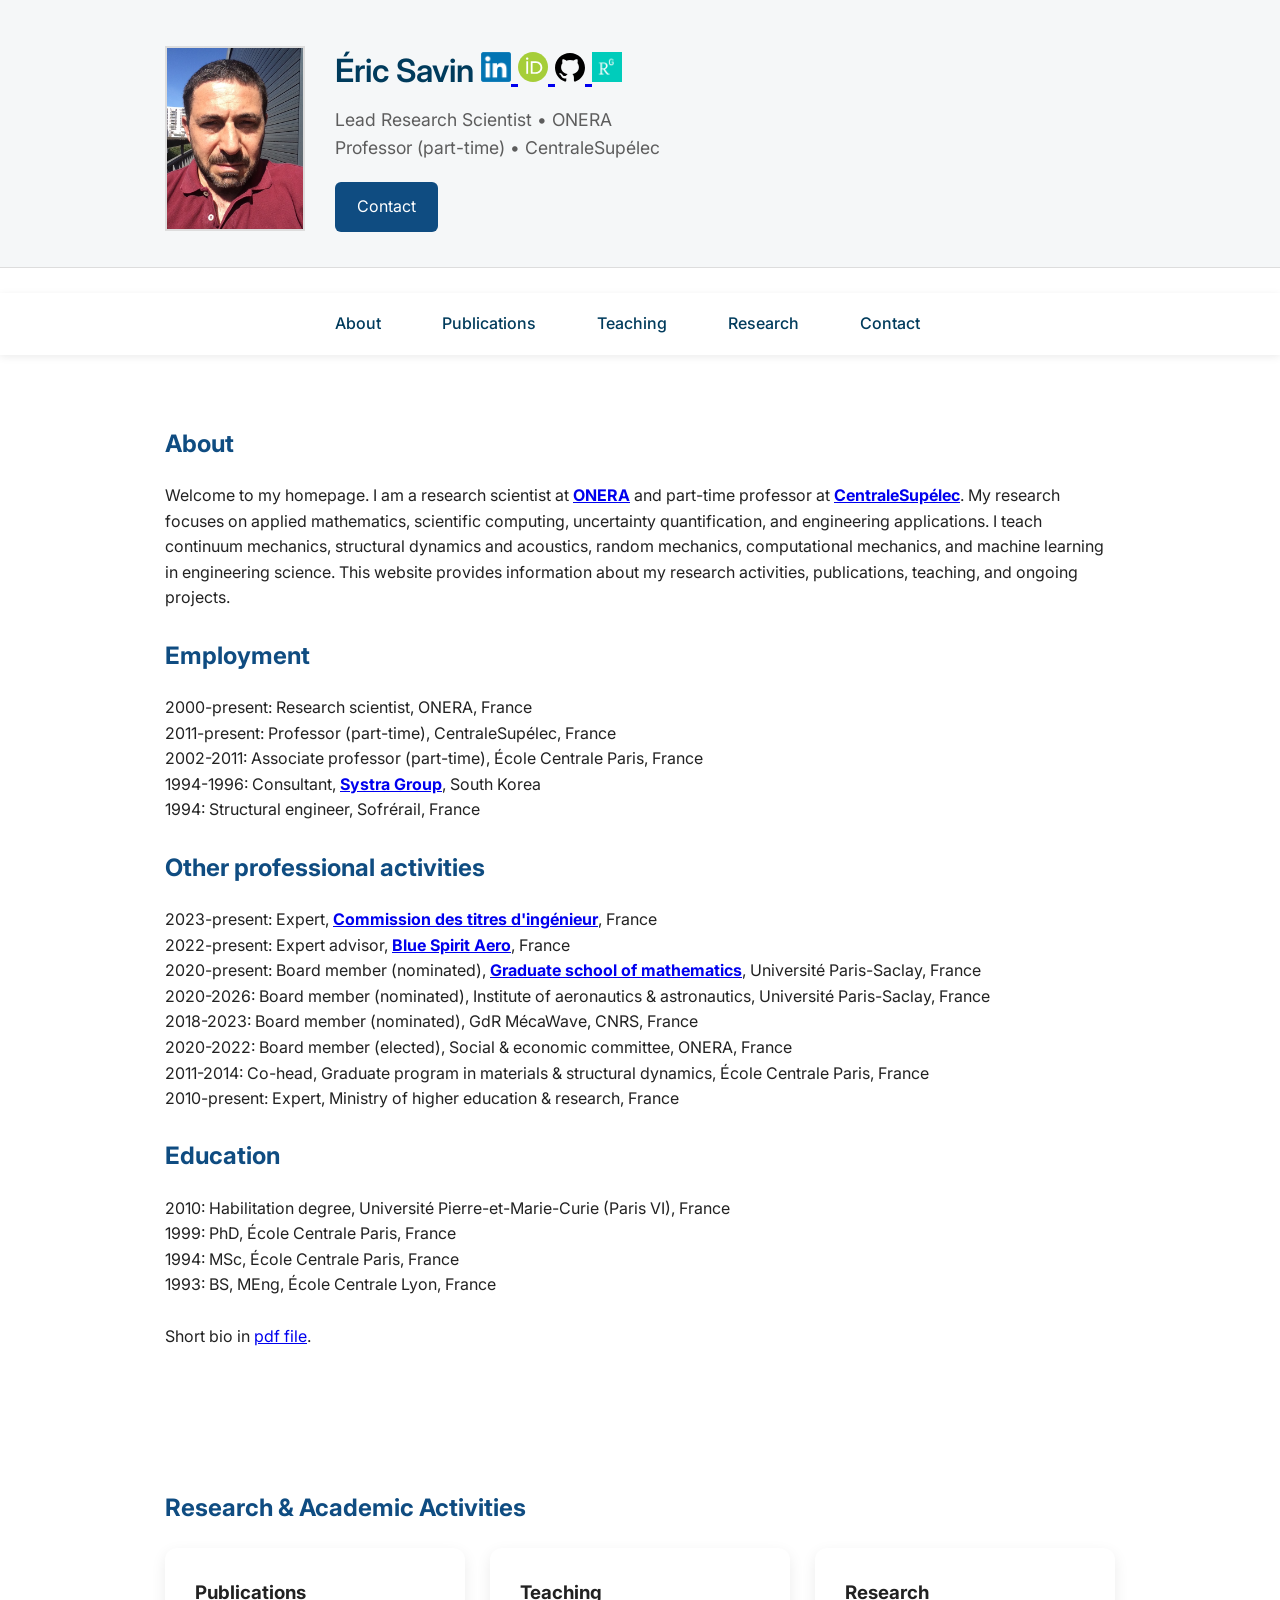
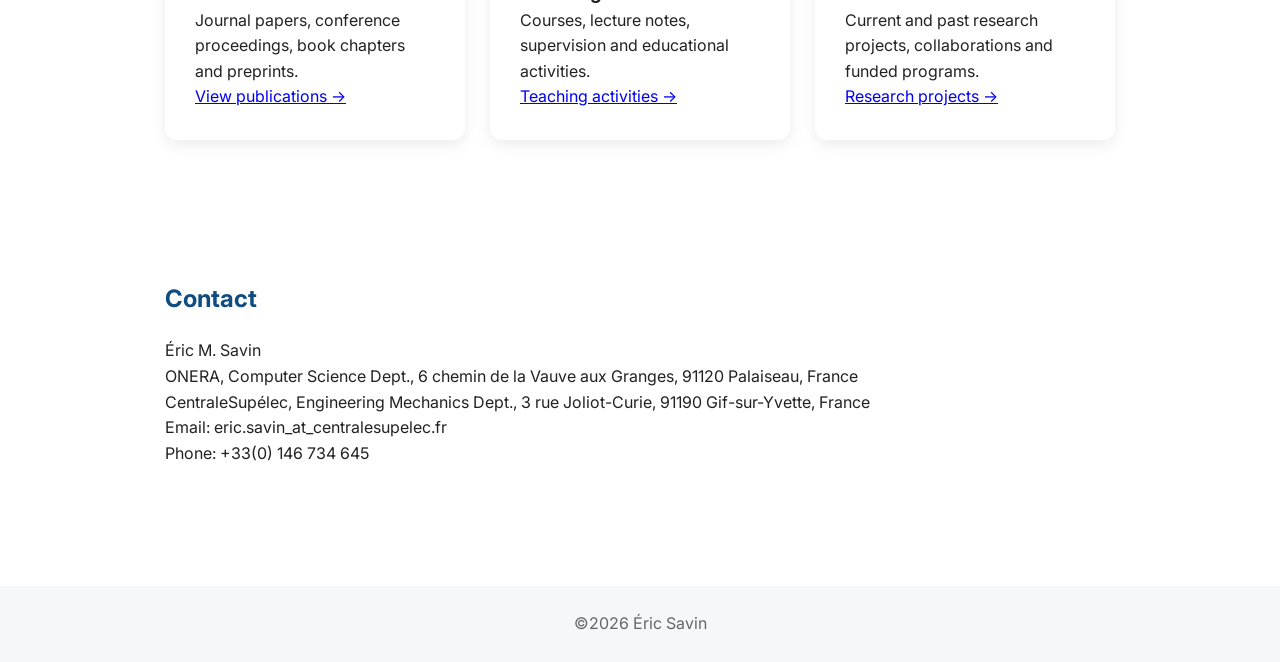
<file: index.html>
<!DOCTYPE html>
<html lang="en">
<head>
<meta charset="UTF-8">
<meta name="viewport" content="width=device-width, initial-scale=1.0">
<title>Eric Savin | Personal Website</title>

<link href="https://fonts.googleapis.com/css2?family=Inter:wght@300;400;600;700&display=swap" rel="stylesheet">

<style>
*{
    margin:0;
    padding:0;
    box-sizing:border-box;
}

body{
    font-family:'Inter',sans-serif;
    color:#222;
    line-height:1.7;
    background:#fafafa;
}

header{
    background:#0f4c81;
    color:white;
    padding:80px 20px;
}

.container{
    width:min(1100px,90%);
    margin:auto;
}

h1{
    font-size:2rem;
    font-weight:700;
}

h2{
    margin-bottom:20px;
    color:#0f4c81;
}

.subtitle{
    font-size:1.25rem;
    margin-top:10px;
    opacity:.95;
}

nav{
    background:white;
    box-shadow:0 2px 8px rgba(0,0,0,.08);
    position:sticky;
    top:0;
}

nav ul{
    display:flex;
    justify-content:center;
    list-style:none;
}

nav li{
    margin:18px;
}

nav a{
    color:#0f4c81;
    text-decoration:none;
    font-weight:600;
}

section{
    padding:70px 0;
}

.cards{
    display:grid;
    grid-template-columns:repeat(auto-fit,minmax(260px,1fr));
    gap:25px;
}

.card{
    background:white;
    border-radius:12px;
    padding:30px;
    box-shadow:0 5px 15px rgba(0,0,0,.08);
    transition:.3s;
}

.card:hover{
    transform:translateY(-5px);
}

footer{
    text-align:center;
    padding:40px;
    color:#777;
    background:white;
    margin-top:40px;
}

.button{
    display:inline-block;
    margin-top:20px;
    padding:12px 22px;
    background:#0f4c81;
    color:white;
    text-decoration:none;
    border-radius:6px;
}
</style>

<link rel="stylesheet" href="assets/css/style.css">

</head>

<body>

<header>

<div class="container profile">

<img 
        src="assets/images/IMG_3170.JPG"
        alt="Éric Savin"
        width="150"
        height="auto"
        class="portrait">

<div class="profile-text">

<h1>Éric Savin
<a href="https://www.linkedin.com/in/eric-savin-298193a/"
       target="_blank"
       rel="noopener noreferrer"
       title="LinkedIn">

        <img src="assets/images/LinkedIn.png"
             width="30"
             height="auto"
             alt="LINKEDIN"
             class="icon">

</a>
<a href="https://orcid.org/0000-0002-3767-0281"
       target="_blank"
       rel="noopener noreferrer"
       title="ORCID">

        <img src="assets/images/ORCID_iD.svg"
             width="30"
             height="auto"
             alt="ORCID"
             class="icon">

</a>
<a href="https://github.com/ericsavin"
       target="_blank"
       rel="noopener noreferrer"
       title="GitHub">

        <img src="assets/images/GitHub.svg"
             width="30"
             height="auto"
             alt="GITHUB"
             class="icon">

</a>
<a href="https://www.researchgate.net/profile/Eric-Savin"
       target="_blank"
       rel="noopener noreferrer"
       title="ResearchGate">

        <img src="assets/images/RG.jpg"
             width="30"
             height="auto"
             alt="RG"
             class="icon">

</a>
</h1>

<p class="subtitle">
Lead Research Scientist • ONERA<br>
Professor (part-time) • CentraleSupélec
</p>

<a class="button" href="#contact">Contact</a>

</div>

</div>

</header>

<nav>

<ul>
<li><a href="#about">About</a></li>
<li><a href="publications1.html">Publications</a></li>
<li><a href="teaching.html">Teaching</a></li>
<li><a href="projects.html">Research</a></li>
<li><a href="#contact">Contact</a></li>
</ul>

</nav>

<section id="about">

<div class="container">

<h2>About</h2>

<p>
Welcome to my homepage.

I am a research scientist at <a href="https://www.onera.fr" target="_blank"> <strong>ONERA</strong></a>
and part-time professor at <a href="https://www.centralesupelec.fr" target="_blank"> <strong>CentraleSupélec</strong></a>.
My research focuses on applied mathematics, scientific computing, uncertainty quantification,
and engineering applications. I teach continuum mechanics, structural dynamics and acoustics,
random mechanics, computational mechanics, and machine learning in engineering science.
This website provides information about my research activities, publications, teaching,
and ongoing projects.
</p>

<br>
<h2>Employment</h2>

<p>
2000-present: Research scientist, ONERA, France<br>
2011-present: Professor (part-time), CentraleSupélec, France<br>
2002-2011: Associate professor (part-time), École Centrale Paris, France<br>   
1994-1996: Consultant, <a href="https://www.systra.com/" target="_blank"> <strong>Systra Group</strong></a>, South Korea<br>
1994: Structural engineer, Sofrérail, France
</p>

<br>
<h2>Other professional activities</h2>

<p>
2023-present: Expert, <a href="https://www.cti-commission.fr" target="_blank"> <strong>Commission des titres d'ingénieur</strong></a>, France<br>
2022-present: Expert advisor, <a href="https://www.bluespiritaero.com/" target="_blank"> <strong>Blue Spirit Aero</strong></a>, France<br>
2020-present: Board member (nominated), <a href="https://www.universite-paris-saclay.fr/graduate-schools/graduate-school-mathematiques" target="_blank">
<strong>Graduate school of mathematics</strong></a>, Université Paris-Saclay, France<br>
2020-2026: Board member (nominated), Institute of aeronautics & astronautics, Université Paris-Saclay, France<br>
2018-2023: Board member (nominated), GdR MécaWave, CNRS, France<br>
2020-2022: Board member (elected), Social & economic committee, ONERA, France<br>
2011-2014: Co-head, Graduate program in materials & structural dynamics, École Centrale Paris, France<br>
2010-present: Expert, Ministry of higher education & research, France
</p>

<br>
<h2>Education</h2>

<p>
2010: Habilitation degree, Université Pierre-et-Marie-Curie (Paris VI), France<br>
1999: PhD, École Centrale Paris, France<br>
1994: MSc, École Centrale Paris, France<br>
1993: BS, MEng, École Centrale Lyon, France
</p>
    
<br>
<p>
Short bio in <a href="ES-bio2026-2p.pdf" target="_blank"> pdf file</a>.
</p>

</div>

</section>

<section>

<div class="container">

<h2>Research & Academic Activities</h2>

<div class="cards">

<div class="card">

<h3>Publications</h3>

<p>
Journal papers, conference proceedings,
book chapters and preprints.
</p>

<p><a href="publications1.html">View publications →</a></p>

</div>

<div class="card">

<h3>Teaching</h3>

<p>
Courses, lecture notes,
supervision and educational activities.
</p>

<p><a href="teaching.html">Teaching activities →</a></p>

</div>

<div class="card">

<h3>Research</h3>

<p>
Current and past research projects,
collaborations and funded programs.
</p>

<p><a href="projects.html">Research projects →</a></p>

</div>

</div>

</div>

</section>

<section id="contact">

<div class="container">

<h2>Contact</h2>

<p>
Éric M. Savin<br>
ONERA, Computer Science Dept., 6 chemin de la Vauve aux Granges, 91120 Palaiseau, France<br>
CentraleSupélec, Engineering Mechanics Dept., 3 rue Joliot-Curie, 91190 Gif-sur-Yvette, France<br>
Email: eric.savin_at_centralesupelec.fr<br>
Phone: +33(0) 146 734 645
</p>

</div>

</section>

<footer>

©2026 Éric Savin

</footer>

</body>
    
</html>
</file>
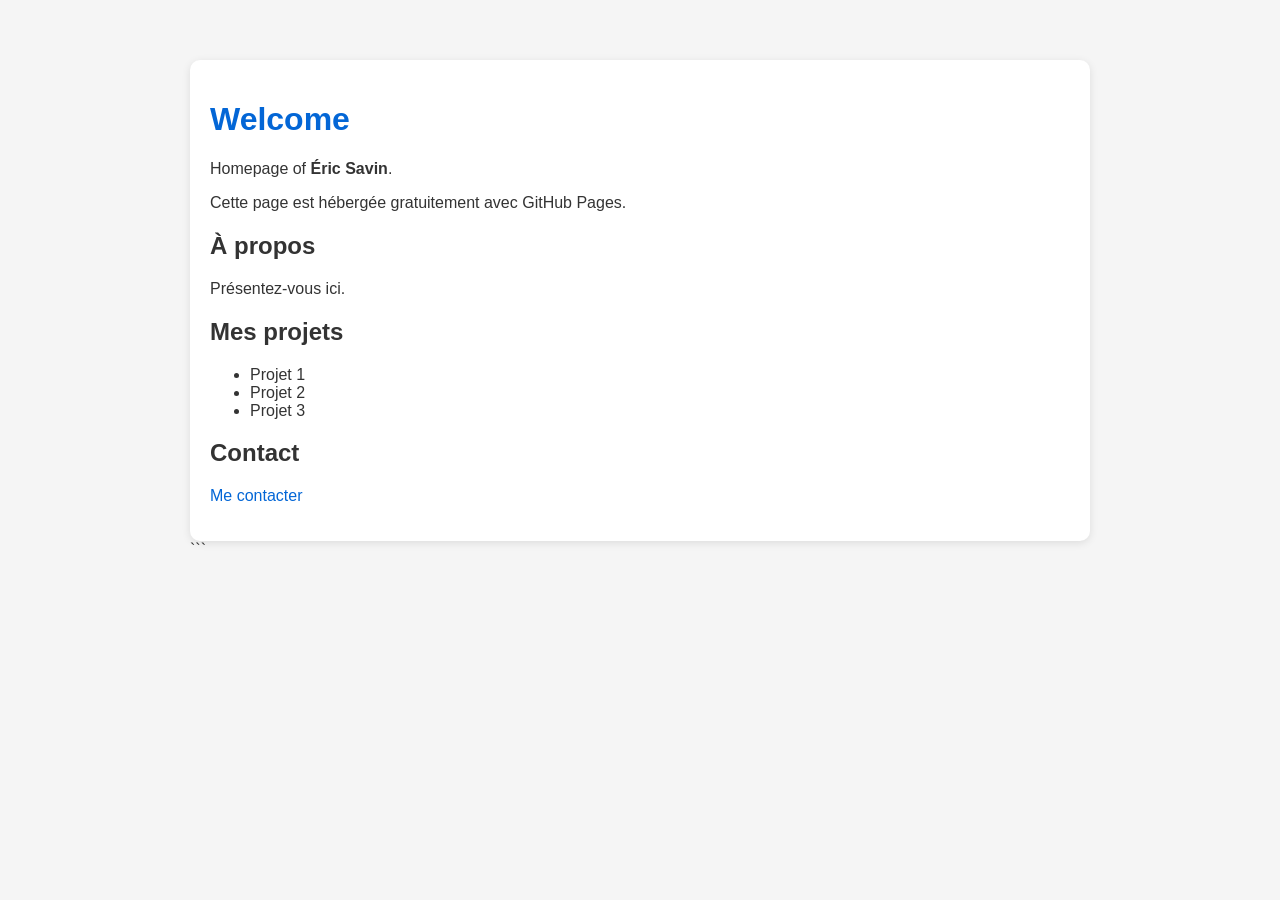
<file: index1.html>
<!DOCTYPE html>
<html lang="en">
<head>
    <meta charset="UTF-8">
    <meta name="viewport" content="width=device-width, initial-scale=1.0">
    <title>Mon site personnel</title>
    <style>
        body {
            font-family: Arial, sans-serif;
            max-width: 900px;
            margin: 40px auto;
            padding: 20px;
            background: #f5f5f5;
            color: #333;
        }

        h1 {
            color: #0366d6;
        }

        .card {
            background: white;
            padding: 20px;
            border-radius: 10px;
            box-shadow: 0 2px 8px rgba(0,0,0,.1);
        }

        a {
            color: #0366d6;
            text-decoration: none;
        }
    </style>
</head>
<body>

<div class="card">
    <h1>Welcome</h1>

    <p>Homepage of<strong> Éric Savin</strong>.</p>

    <p>Cette page est hébergée gratuitement avec GitHub Pages.</p>

    <h2>À propos</h2>
    <p>Présentez-vous ici.</p>

    <h2>Mes projets</h2>
    <ul>
        <li>Projet 1</li>
        <li>Projet 2</li>
        <li>Projet 3</li>
    </ul>

    <h2>Contact</h2>
    <p>
        <a href="mailto:eric.savin@centralesupelec.fr">Me contacter</a>
    </p>
</div>

    
</body>
</html>
```
</file>
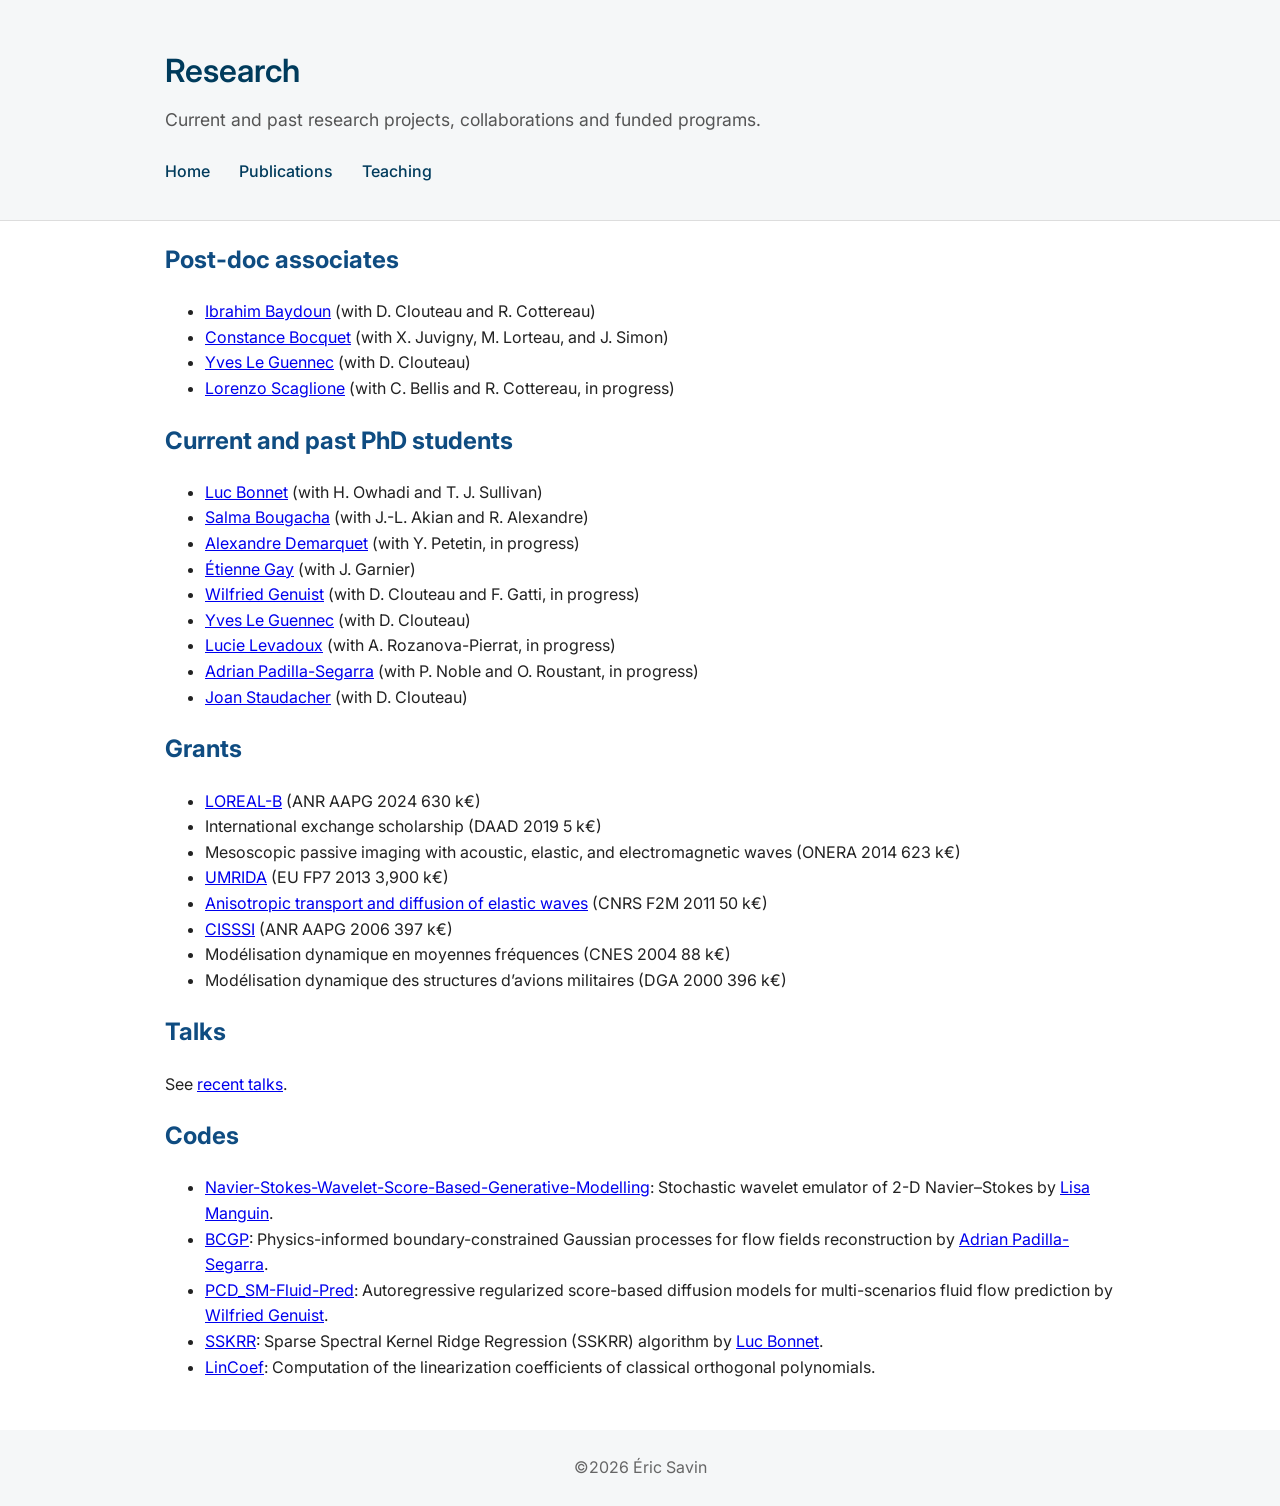
<file: projects.html>
<!DOCTYPE html>
<html lang="en">

<head>

<meta charset="UTF-8">
<meta name="viewport" content="width=device-width, initial-scale=1">

<title>Projects | Eric Savin</title>

<link rel="preconnect" href="https://fonts.googleapis.com">
<link rel="preconnect" href="https://fonts.gstatic.com" crossorigin>

<link href="https://fonts.googleapis.com/css2?family=Inter:wght@300;400;500;600;700&display=swap" rel="stylesheet">

<style>
 h2{
    margin-bottom:20px;
    color:#0f4c81;
   } 
</style>

<link rel="stylesheet" href="assets/css/style.css">

</head>

<body>

<header>

<div class="container">

<h1>Research</h1>

<p class="subtitle">
Current and past research projects, collaborations and funded programs.
</p>

<nav>

<a href="index.html">Home</a>
<a href="publications1.html">Publications</a>
<a href="teaching.html">Teaching</a>

</nav>

</div>

</header>

<div class="container">
  
<h2>Post-doc associates</h2>

<ul>
<li><a href="https://www.linkedin.com/in/ibrahim-baydoun-1b5293128/" target="_blank"> Ibrahim Baydoun</a> (with D. Clouteau and R. Cottereau)</li> 
<li><a href="https://www.linkedin.com/in/constance-bocquet-517897109/" target="_blank"> Constance Bocquet</a> (with X. Juvigny, M. Lorteau, and J. Simon)</li>
<li><a href="https://www.linkedin.com/in/yves-le-guennec-5727484b/" target="_blank"> Yves Le Guennec</a> (with D. Clouteau)</li>
<li><a href="https://www.linkedin.com/in/lorenzo-scaglione-428915178/" target="_blank"> Lorenzo Scaglione</a> (with C. Bellis and R. Cottereau, in progress)</li>
</ul>

</div>

<div class="container">
  
<h2>Current and past PhD students</h2>

<ul>
<li><a href="https://www.linkedin.com/in/luc-bonnet-0065bb87/" target="_blank"> Luc Bonnet</a> (with H. Owhadi and T. J. Sullivan)</li> 
<li><a href="https://www.linkedin.com/in/bougacha-salma-b143a1a4/" target="_blank"> Salma Bougacha</a> (with J.-L. Akian and R. Alexandre)</li>
<li><a href="https://www.linkedin.com/in/alexandre-demarquet-8b88a8241/" target="_blank"> Alexandre Demarquet</a> (with Y. Petetin, in progress)</li>
<li><a href="https://www.linkedin.com/in/etienne-gay-ph-d-51aa7499/" target="_blank"> Étienne Gay</a> (with J. Garnier)</li>
<li><a href="https://www.linkedin.com/in/wilfried-genuist-9ab3821b9/" target="_blank"> Wilfried Genuist</a> (with D. Clouteau and F. Gatti, in progress)</li>
<li><a href="https://www.linkedin.com/in/yves-le-guennec-5727484b/" target="_blank"> Yves Le Guennec</a> (with D. Clouteau)</li>
<li><a href="https://www.linkedin.com/in/lucie-levadoux-045828251/" target="_blank"> Lucie Levadoux</a> (with A. Rozanova-Pierrat, in progress)</li>
<li><a href="https://adrirps.github.io" target="_blank"> Adrian Padilla-Segarra</a> (with P. Noble and O. Roustant, in progress)</li>
<li><a href="https://www.linkedin.com/in/joan-staudacher-4905355/" target="_blank"> Joan Staudacher</a> (with D. Clouteau)</li>
</ul>

</div>

<div class="container">
  
<h2>Grants</h2>

<ul>
<li><a href="https://anr.fr/Projet-ANR-24-CE46-4528" target="_blank"> LOREAL-B</a> (ANR AAPG 2024 630 k&euro;)</li>
<li><a> International exchange scholarship </a> (DAAD 2019 5 k&euro;)</li>
<li><a> Mesoscopic passive imaging with acoustic, elastic, and electromagnetic waves</a> (ONERA 2014 623 k&euro;)</li>
<li><a href="https://cordis.europa.eu/project/id/605036" target="_blank"> UMRIDA</a> (EU FP7 2013 3,900 k&euro;)</li>
<li><a href="https://f2m.cnrs.fr/evenements/le-coup-de-pouce-de-la-f2m/" target="_blank"> Anisotropic transport and diffusion of elastic waves</a> (CNRS F2M 2011 50 k&euro;)</li>
<li><a href="https://anr.fr/Projet-ANR-06-CIS6-0003" target="_blank"> CISSSI</a> (ANR AAPG 2006 397 k&euro;)</li>
<li><a> Modélisation dynamique en moyennes fréquences</a> (CNES 2004 88 k&euro;)</li>
<li><a> Modélisation dynamique des structures d’avions militaires</a> (DGA 2000 396 k&euro;)</li>
</ul>

</div>

<div class="container">
  
<h2>Talks</h2>

<p>
See <a href="https://github.com/ericsavin/Talks" target="_blank"> recent talks</a>.<br>
</p>

</div>

<div class="container">
  
<h2>Codes</h2>

<ul>
<li><a href="https://github.com/lisarutobi/Navier-Stokes-Wavelet-Score-Based-Generative-Modelling" target="_blank"> Navier-Stokes-Wavelet-Score-Based-Generative-Modelling</a>:
Stochastic wavelet emulator of 2-D Navier–Stokes by <a href="https://github.com/lisarutobi" target="_blank"> Lisa Manguin</a>.</li>
<li><a href="https://github.com/adrirps/Physics-Informed-BCGPs-for-Flow-Fields-Reconstruction" target="_blank"> BCGP</a>:
Physics-informed boundary-constrained Gaussian processes for flow fields reconstruction
by <a href="https://adrirps.github.io" target="_blank"> Adrian Padilla-Segarra</a>.</li>
<li><a href="https://github.com/genuistwi/PCD_SM-Fluid-Pred" target="_blank"> PCD_SM-Fluid-Pred</a>:
Autoregressive regularized score-based diffusion models for multi-scenarios fluid flow prediction
by <a href="https://www.linkedin.com/in/wilfried-genuist-9ab3821b9/" target="_blank"> Wilfried Genuist</a>.</li>
<li><a href="https://github.com/LucBT/SSKRR-public" target="_blank"> SSKRR</a>:
Sparse Spectral Kernel Ridge Regression (SSKRR) algorithm
by <a href="https://www.linkedin.com/in/luc-bonnet-0065bb87/" target="_blank">Luc Bonnet</a>.</li>
<li><a href="https://github.com/ericsavin/LinCoef" target="_blank"> LinCoef</a>:
Computation of the linearization coefficients of classical orthogonal polynomials.</li>
</ul>

</div>

<footer>

©2026 Éric Savin

</footer>

</body>

</html>
</file>
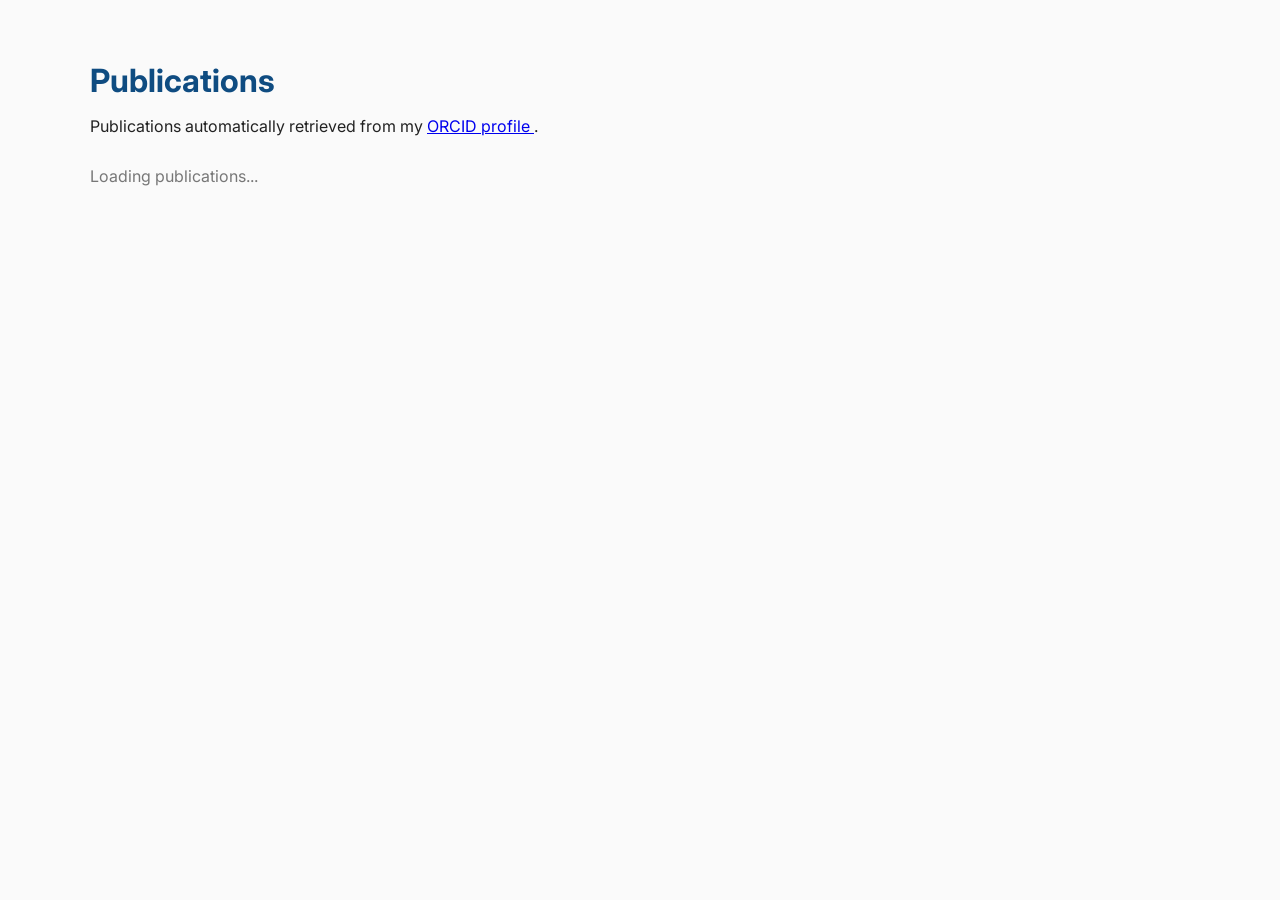
<file: publications.html>
<!DOCTYPE html>
<html lang="en">

<head>

<meta charset="UTF-8">
<meta name="viewport" content="width=device-width, initial-scale=1">

<title>Publications | Eric Savin</title>

<link rel="preconnect" href="https://fonts.googleapis.com">
<link rel="preconnect" href="https://fonts.gstatic.com" crossorigin>

<link href="https://fonts.googleapis.com/css2?family=Inter:wght@300;400;600;700&display=swap" rel="stylesheet">

<style>

body{
    font-family:Inter,sans-serif;
    max-width:1100px;
    margin:auto;
    padding:40px;
    background:#fafafa;
    color:#222;
}

h1{
    color:#0f4c81;
    margin-bottom:10px;
}

#loading{
    color:#777;
    margin-top:30px;
}

.year{
    margin-top:45px;
    color:#0f4c81;
    border-bottom:2px solid #ddd;
    padding-bottom:8px;
}

.pub{

    background:white;
    margin:18px 0;
    padding:20px;

    border-left:5px solid #0f4c81;

    box-shadow:0 2px 8px rgba(0,0,0,.08);

}

.title{

    font-size:1.1rem;
    font-weight:600;

}

.meta{

    color:#555;
    margin-top:6px;

}

.links{

    margin-top:10px;

}

.links a{

    margin-right:15px;
    text-decoration:none;
    color:#0f4c81;

}

</style>

</head>

<body>

<h1>Publications</h1>

<p>
Publications automatically retrieved from my
<a href="https://orcid.org/0000-0002-3767-0281" target="_blank">
ORCID profile
</a>.
</p>

<div id="loading">
Loading publications...
</div>

<div id="publications"></div>

<script src="assets/js/orcid.js"></script>

</body>
</html>
</file>
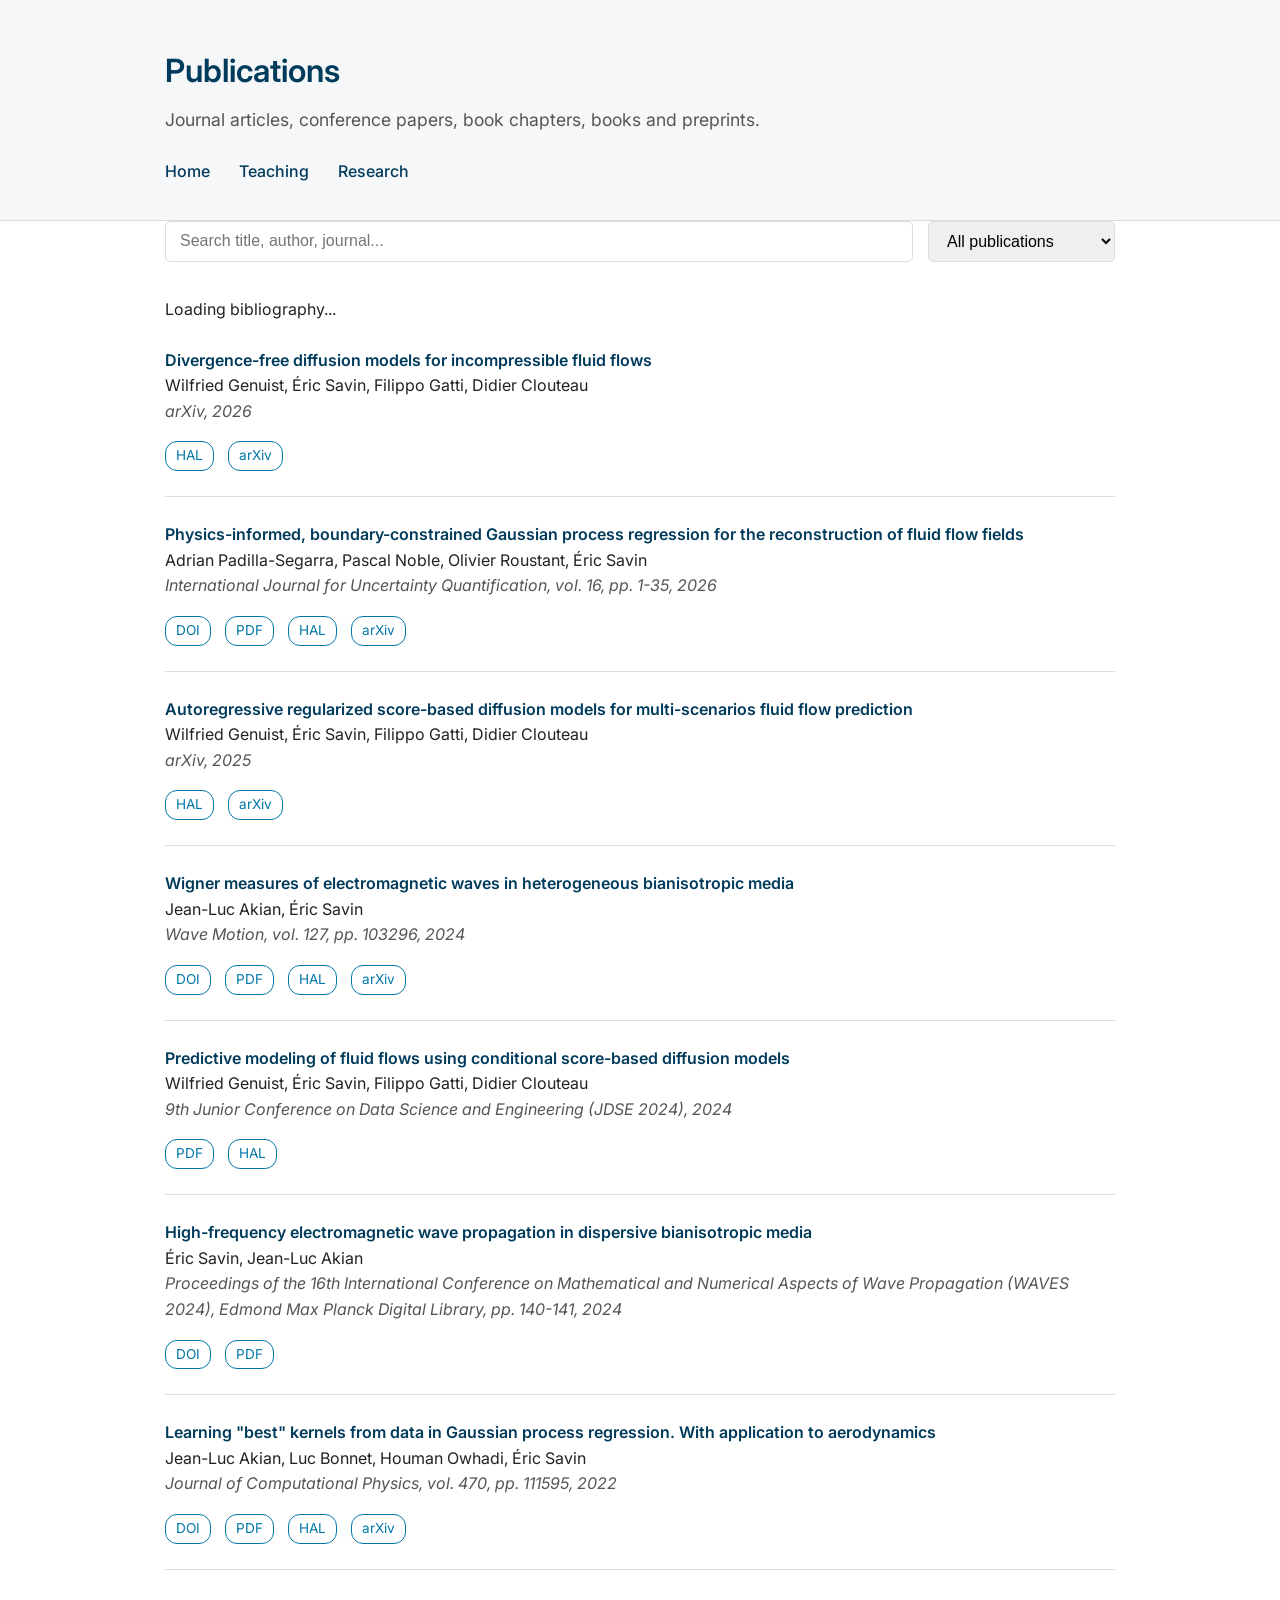
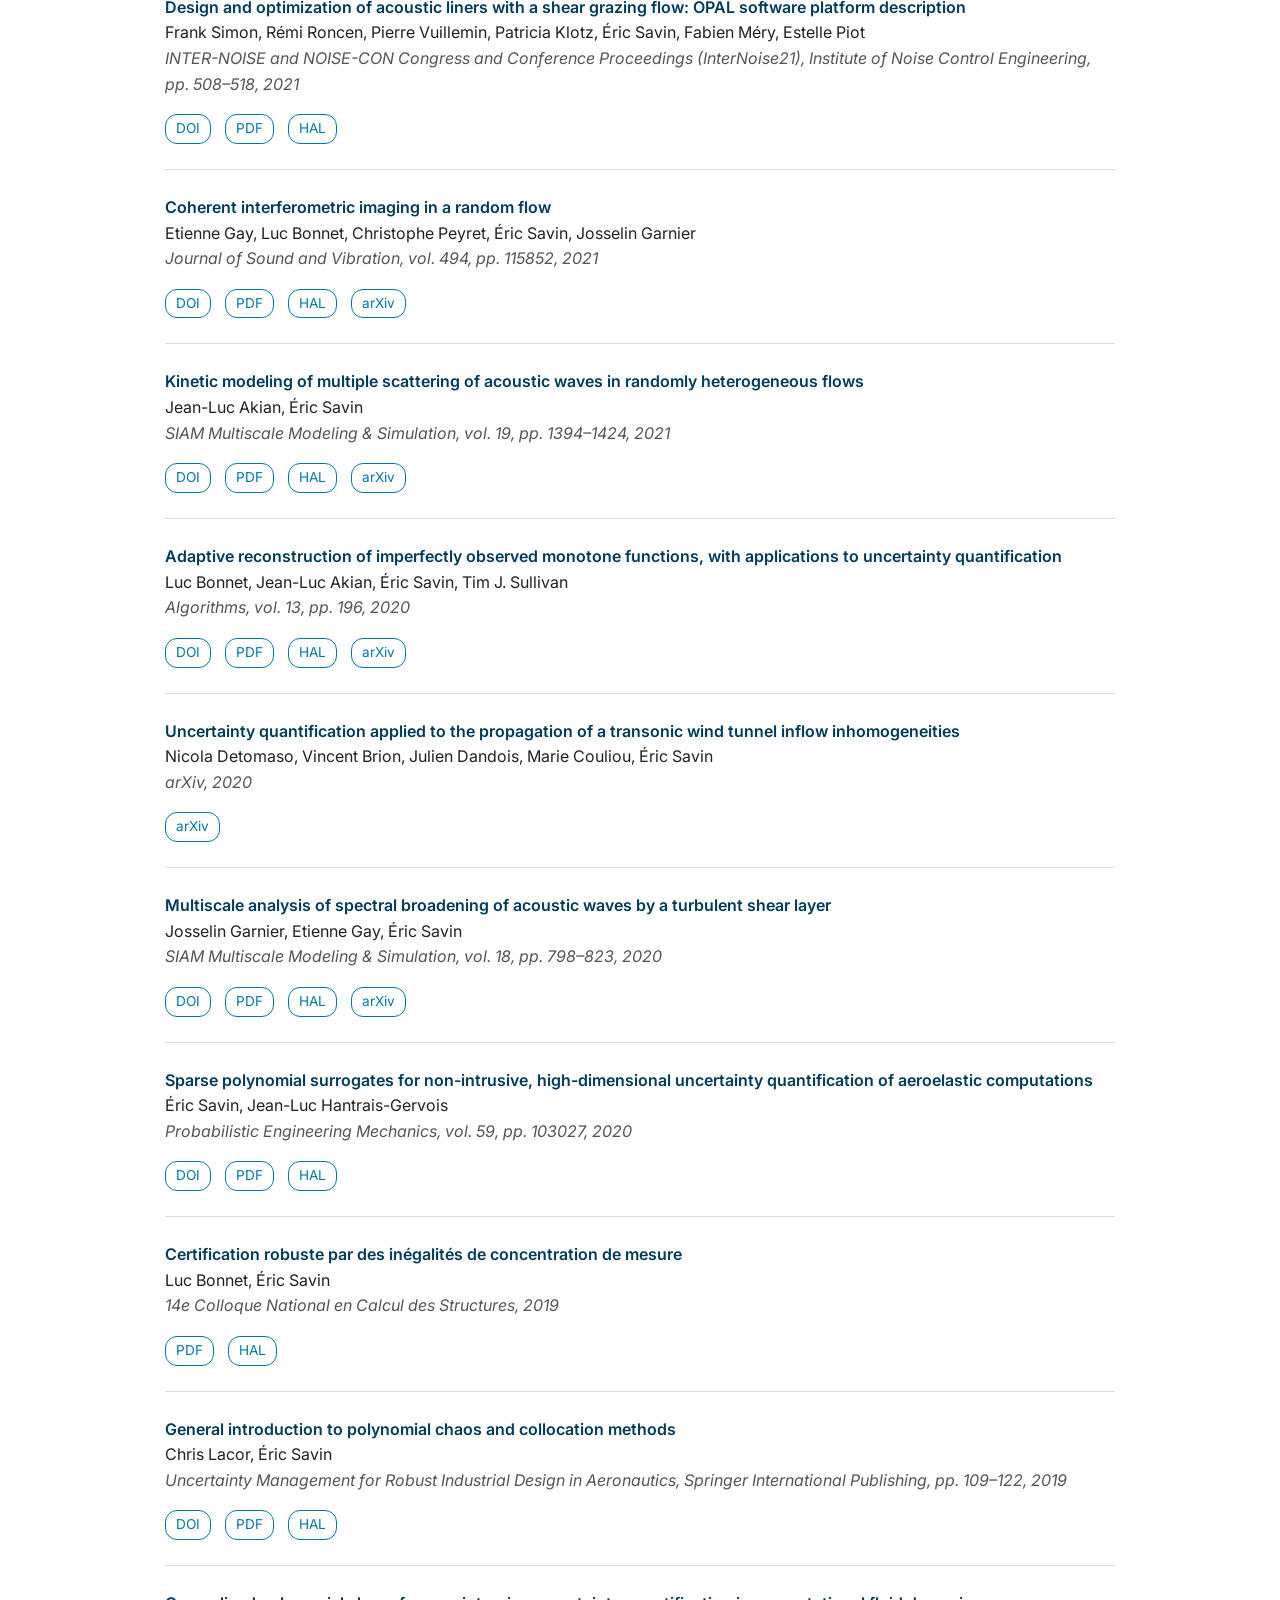
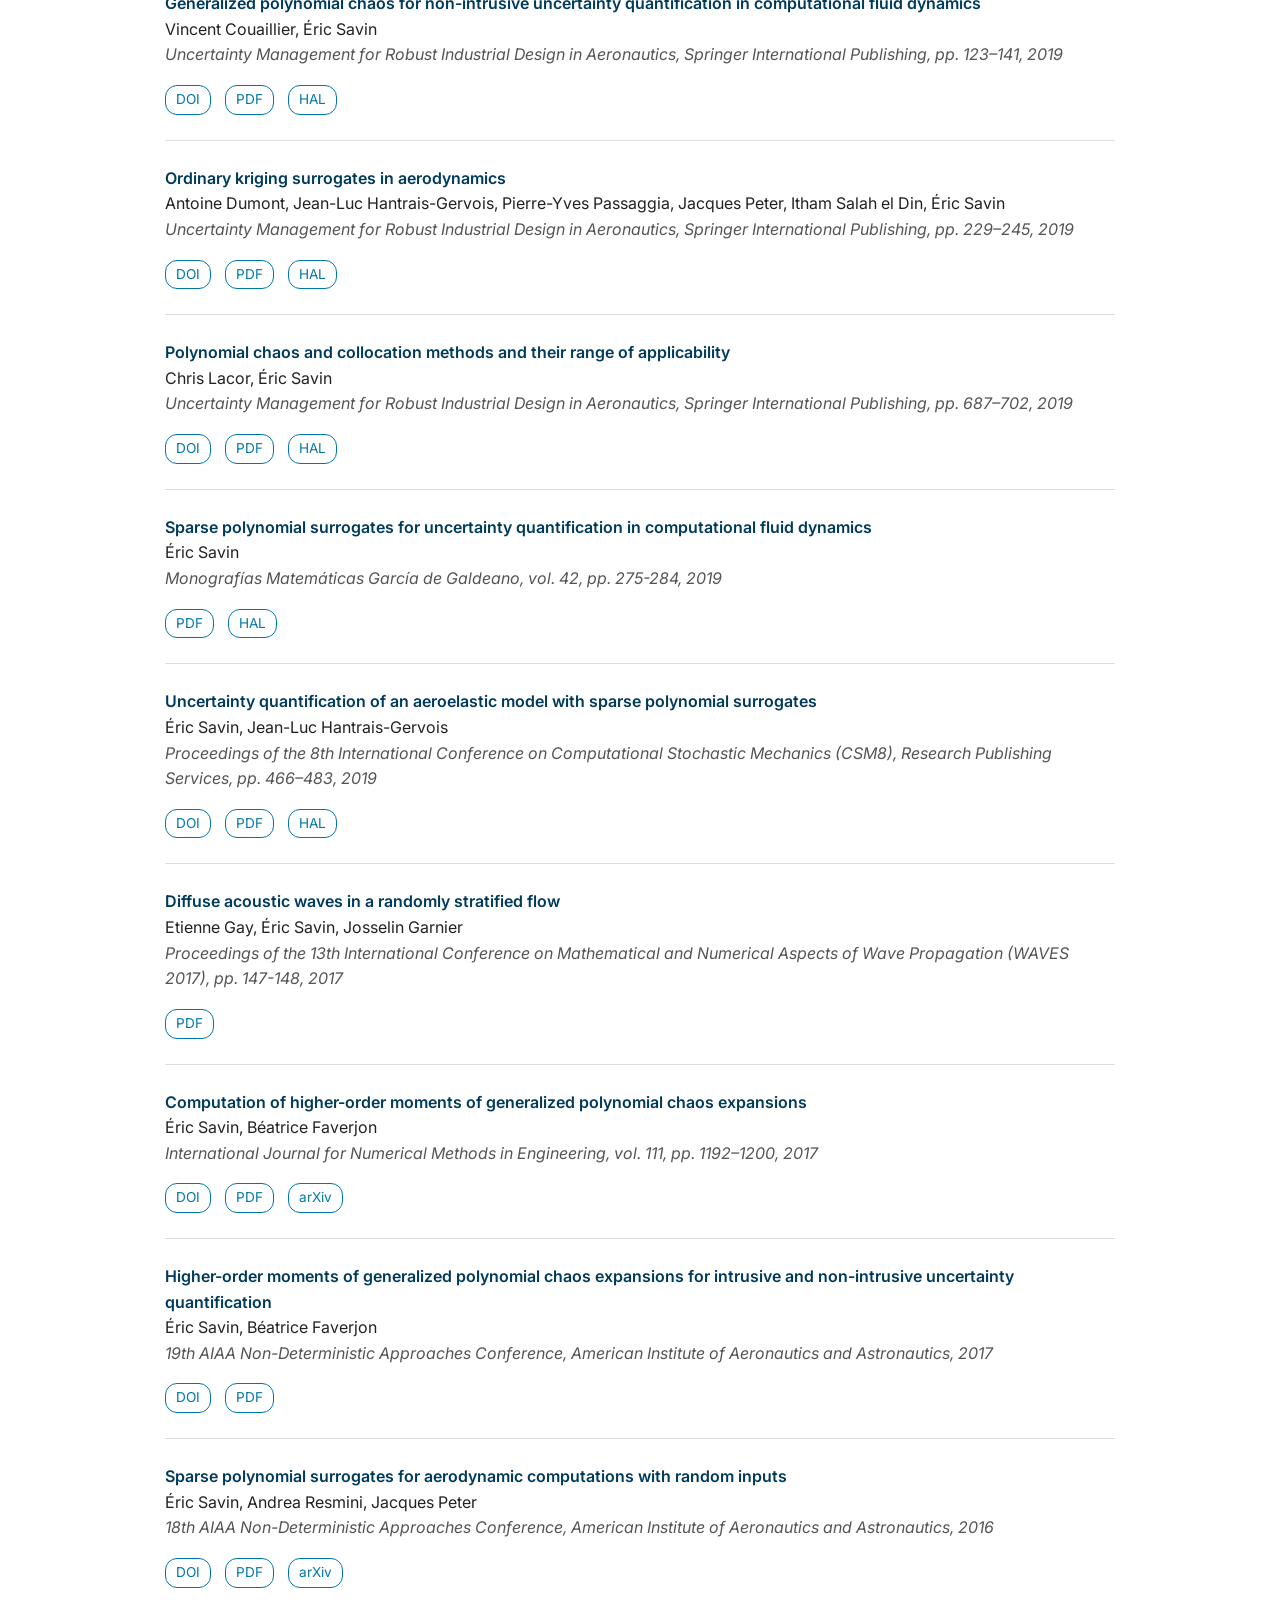
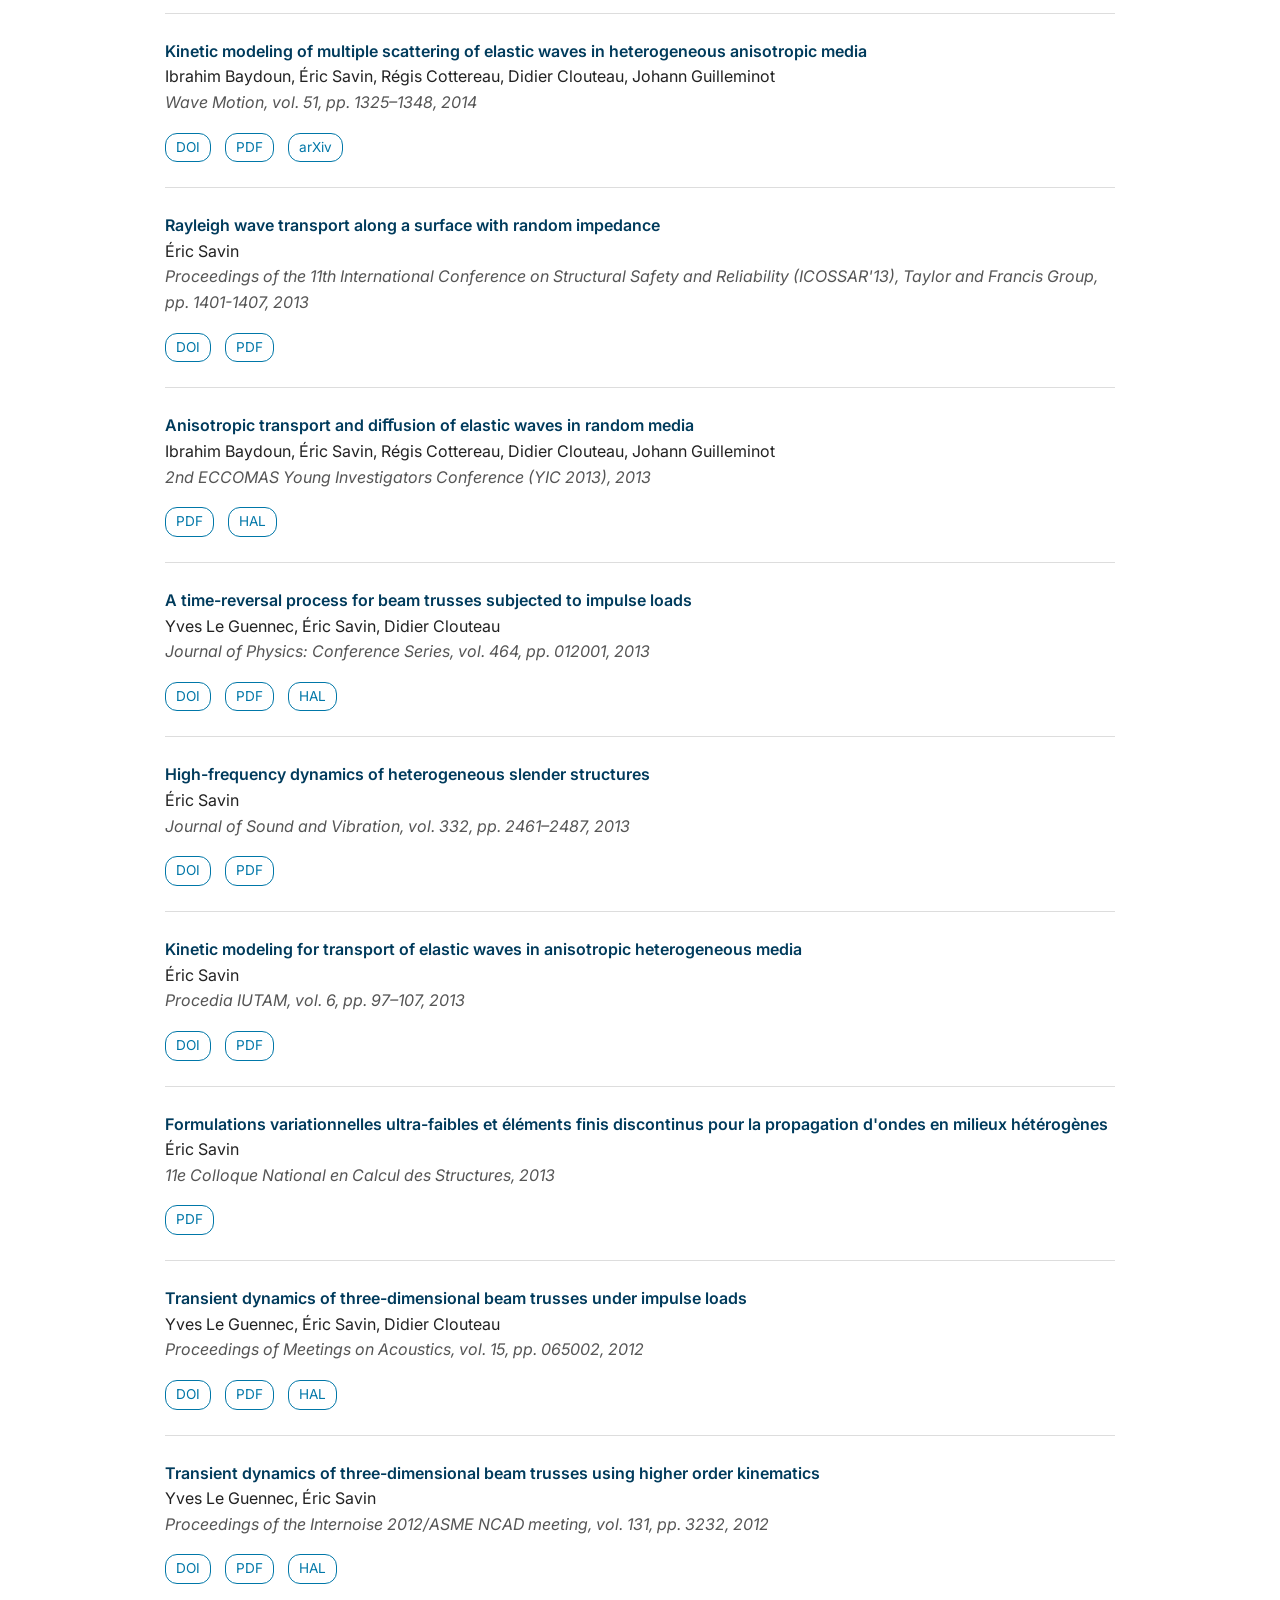
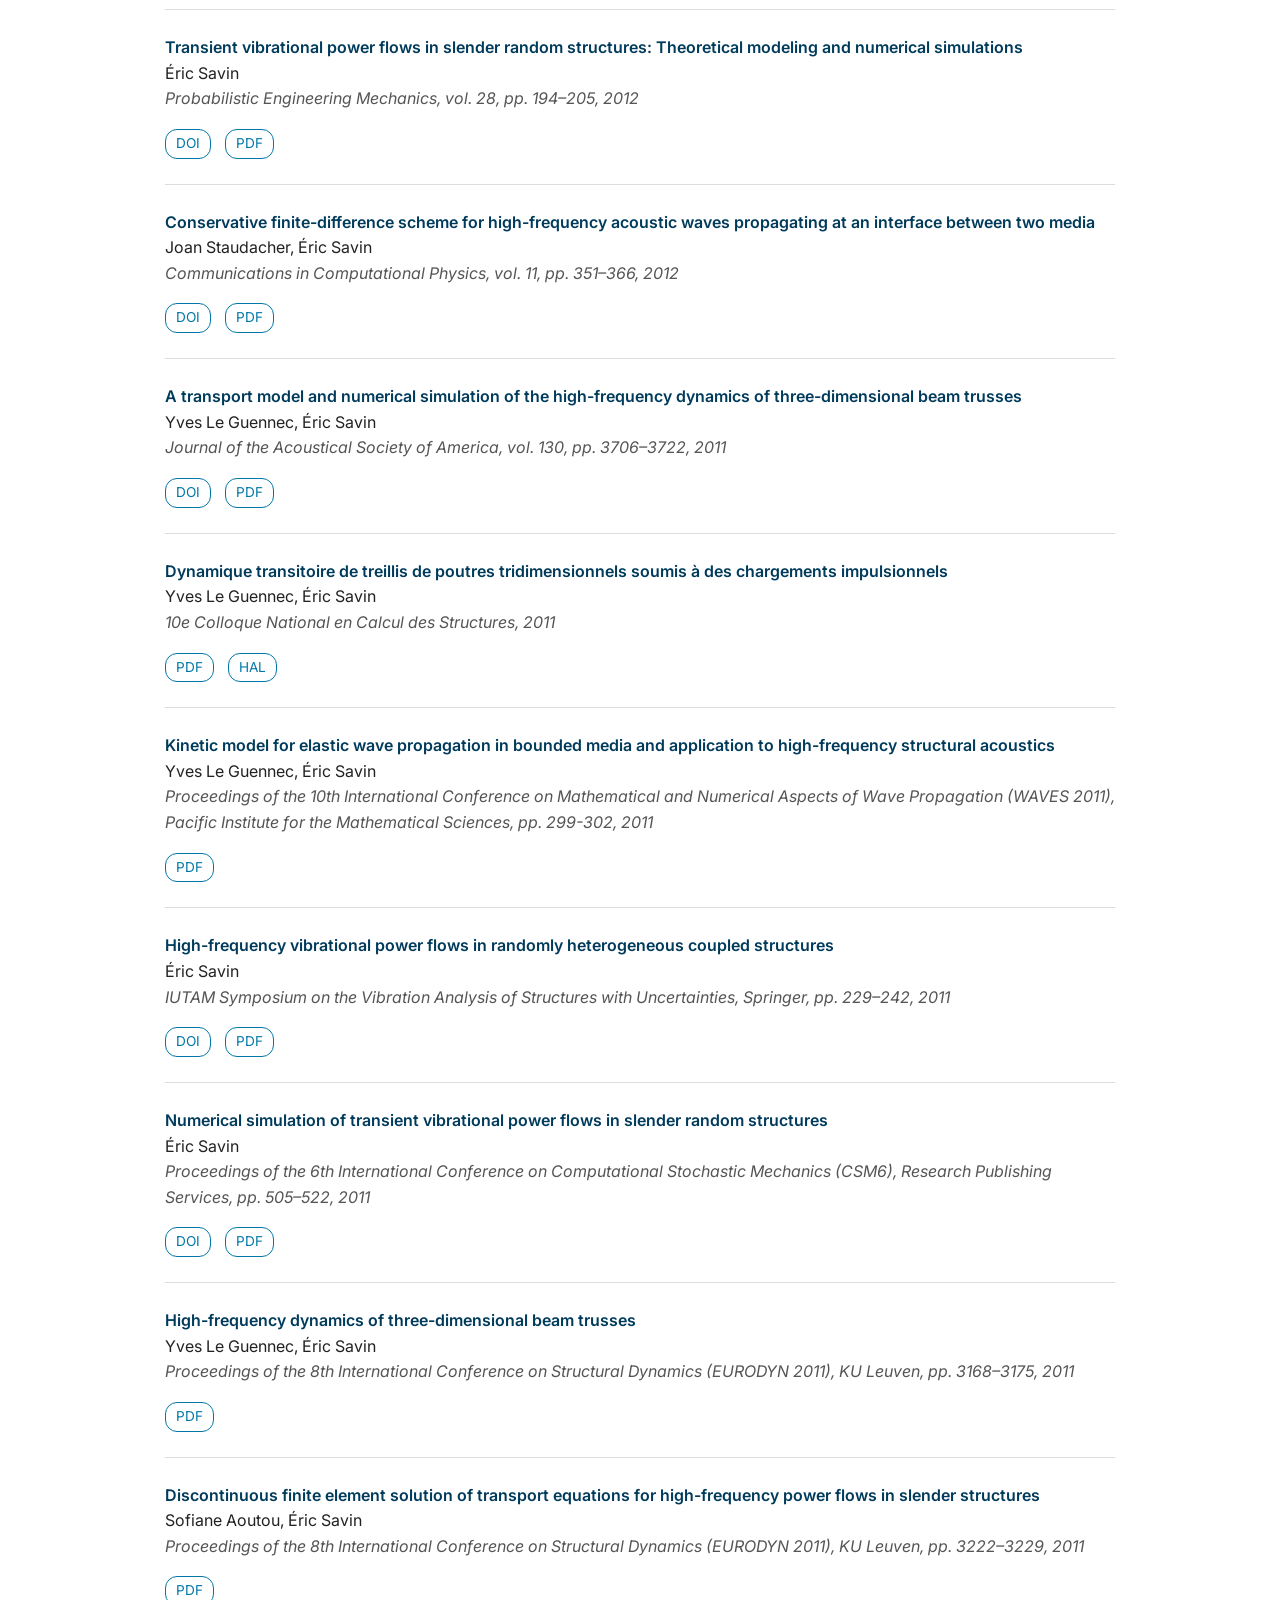
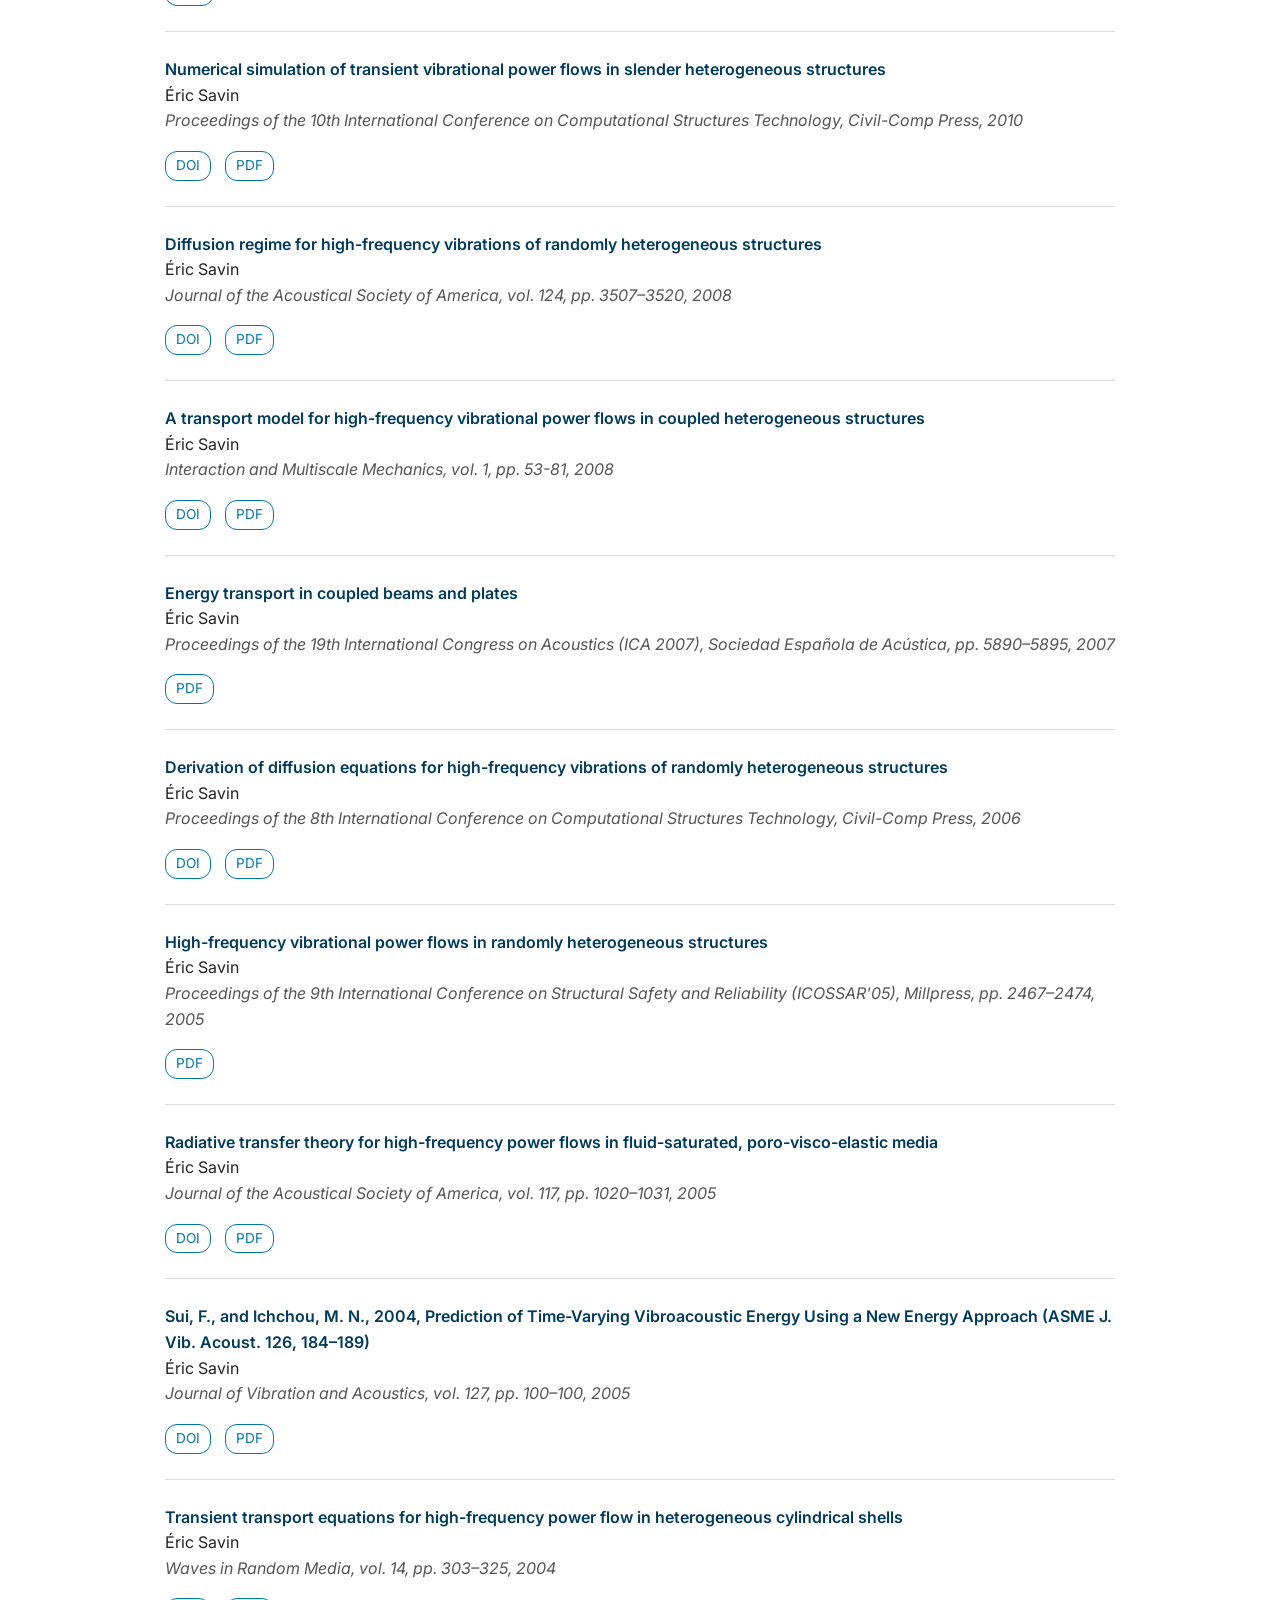
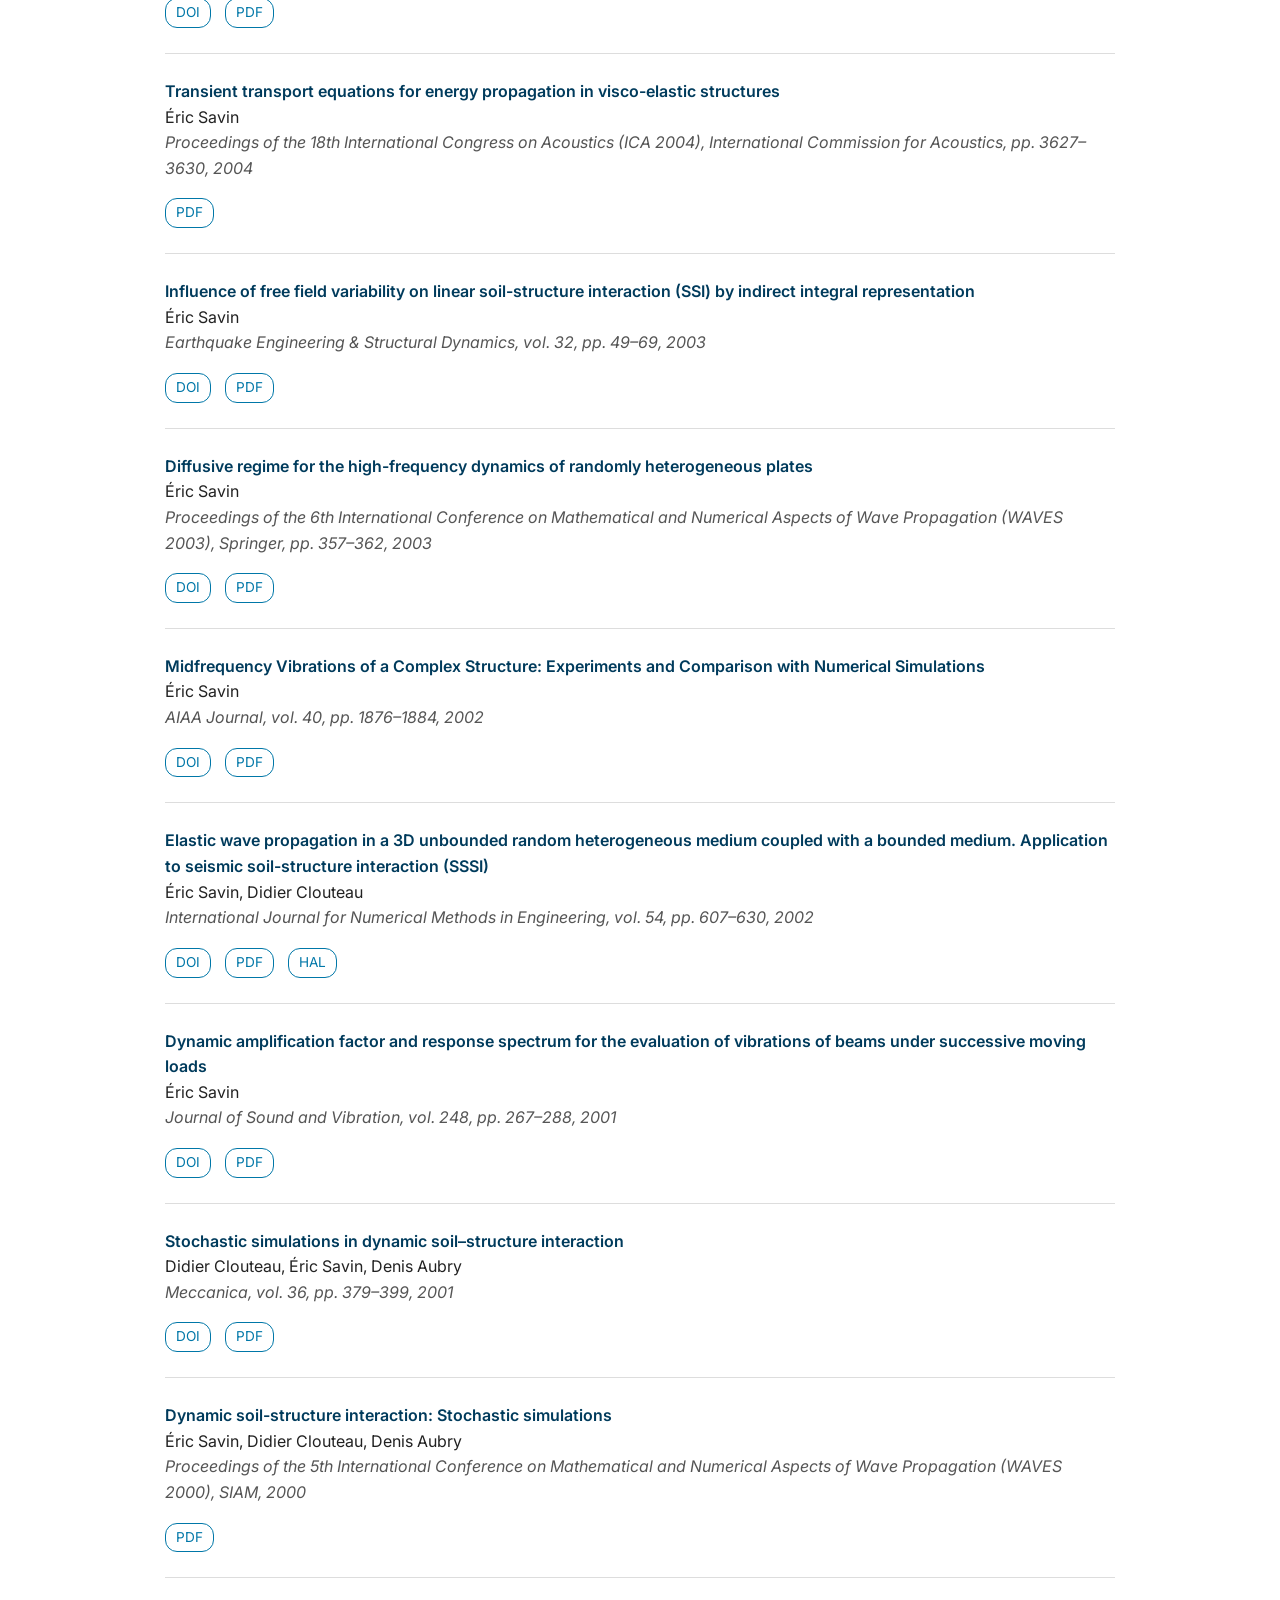
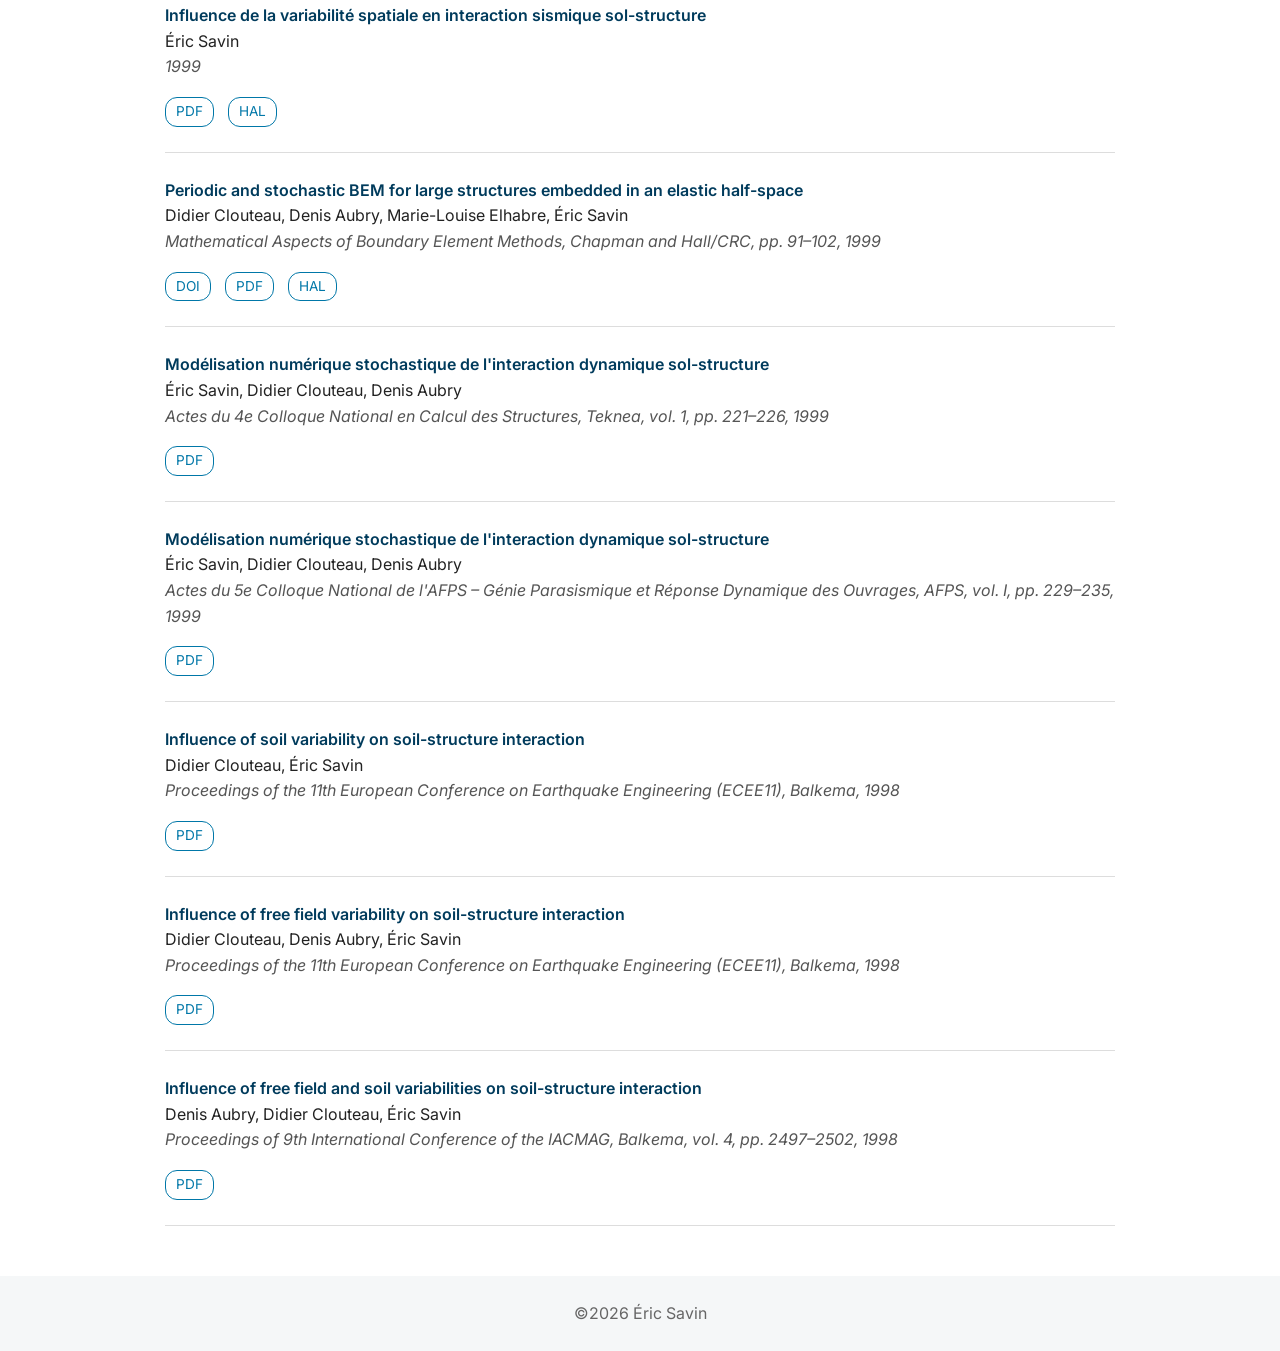
<file: publications1.html>
<!DOCTYPE html>
<html lang="en">

<head>

<meta charset="UTF-8">
<meta name="viewport" content="width=device-width, initial-scale=1">

<title>Publications | Eric Savin</title>

<link rel="preconnect" href="https://fonts.googleapis.com">
<link rel="preconnect" href="https://fonts.gstatic.com" crossorigin>

<link href="https://fonts.googleapis.com/css2?family=Inter:wght@300;400;500;600;700&display=swap" rel="stylesheet">

<link rel="stylesheet" href="assets/css/style.css">

</head>

<body>

<header>

<div class="container">

<h1>Publications</h1>

<p class="subtitle">

Journal articles, conference papers, book chapters,
books and preprints.

</p>

<nav>

<a href="index.html">Home</a>
<a href="teaching.html">Teaching</a>
<a href="projects.html">Research</a>

</nav>

</div>

</header>

<main class="container">

<section class="toolbar">

<input
type="search"
id="search"
placeholder="Search title, author, journal..."
autocomplete="off">

<select id="typeFilter">

<option value="all">All publications</option>

<option value="article">
Journal articles
</option>

<option value="inproceedings">
Conference papers
</option>

<option value="incollection">
Book chapters
</option>

<option value="book">
Books
</option>

<option value="phdthesis">
PhD thesis
</option>

<option value="misc">
Preprints
</option>

</select>

</section>

<div id="counter">
Loading bibliography...
</div>

<div id="publications">

</div>

</main>

<footer>

©2026 Éric Savin

</footer>

<script src="assets/js/publications.js"></script>

</body>

</html>
</file>
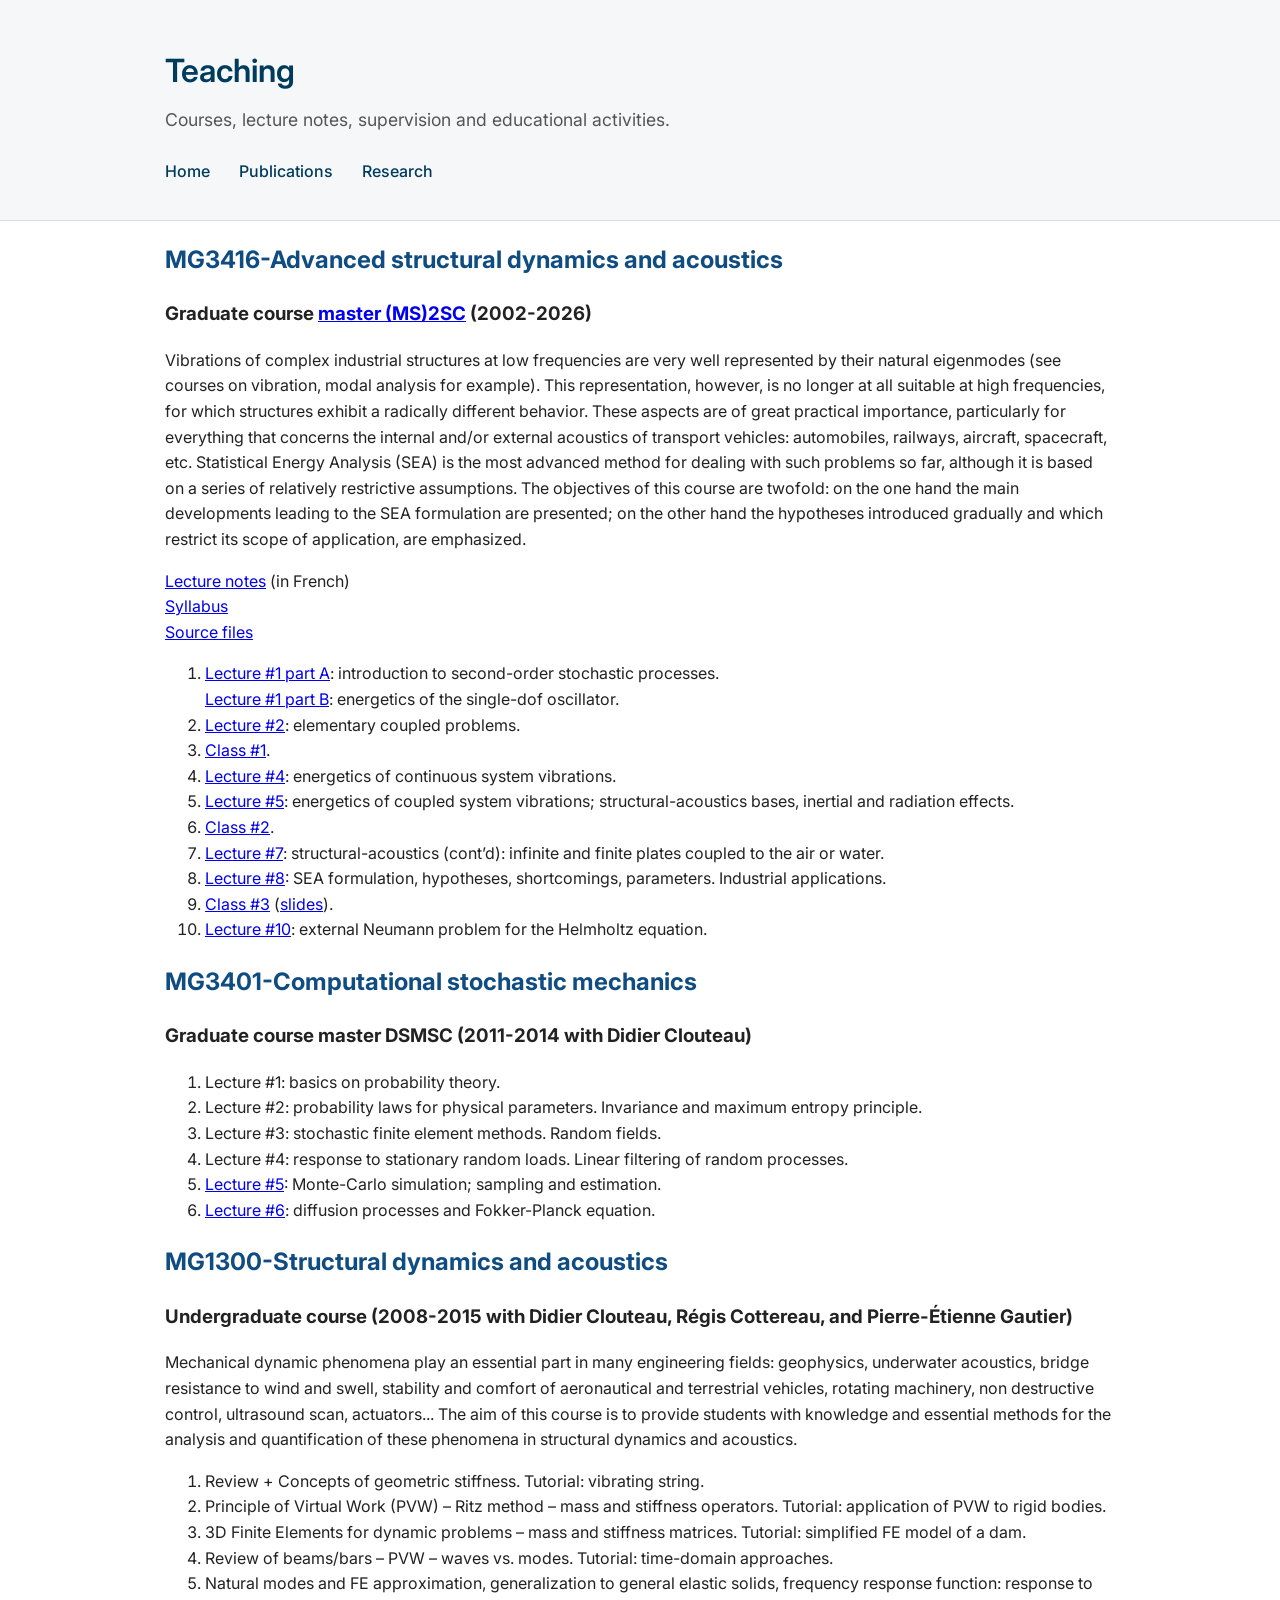
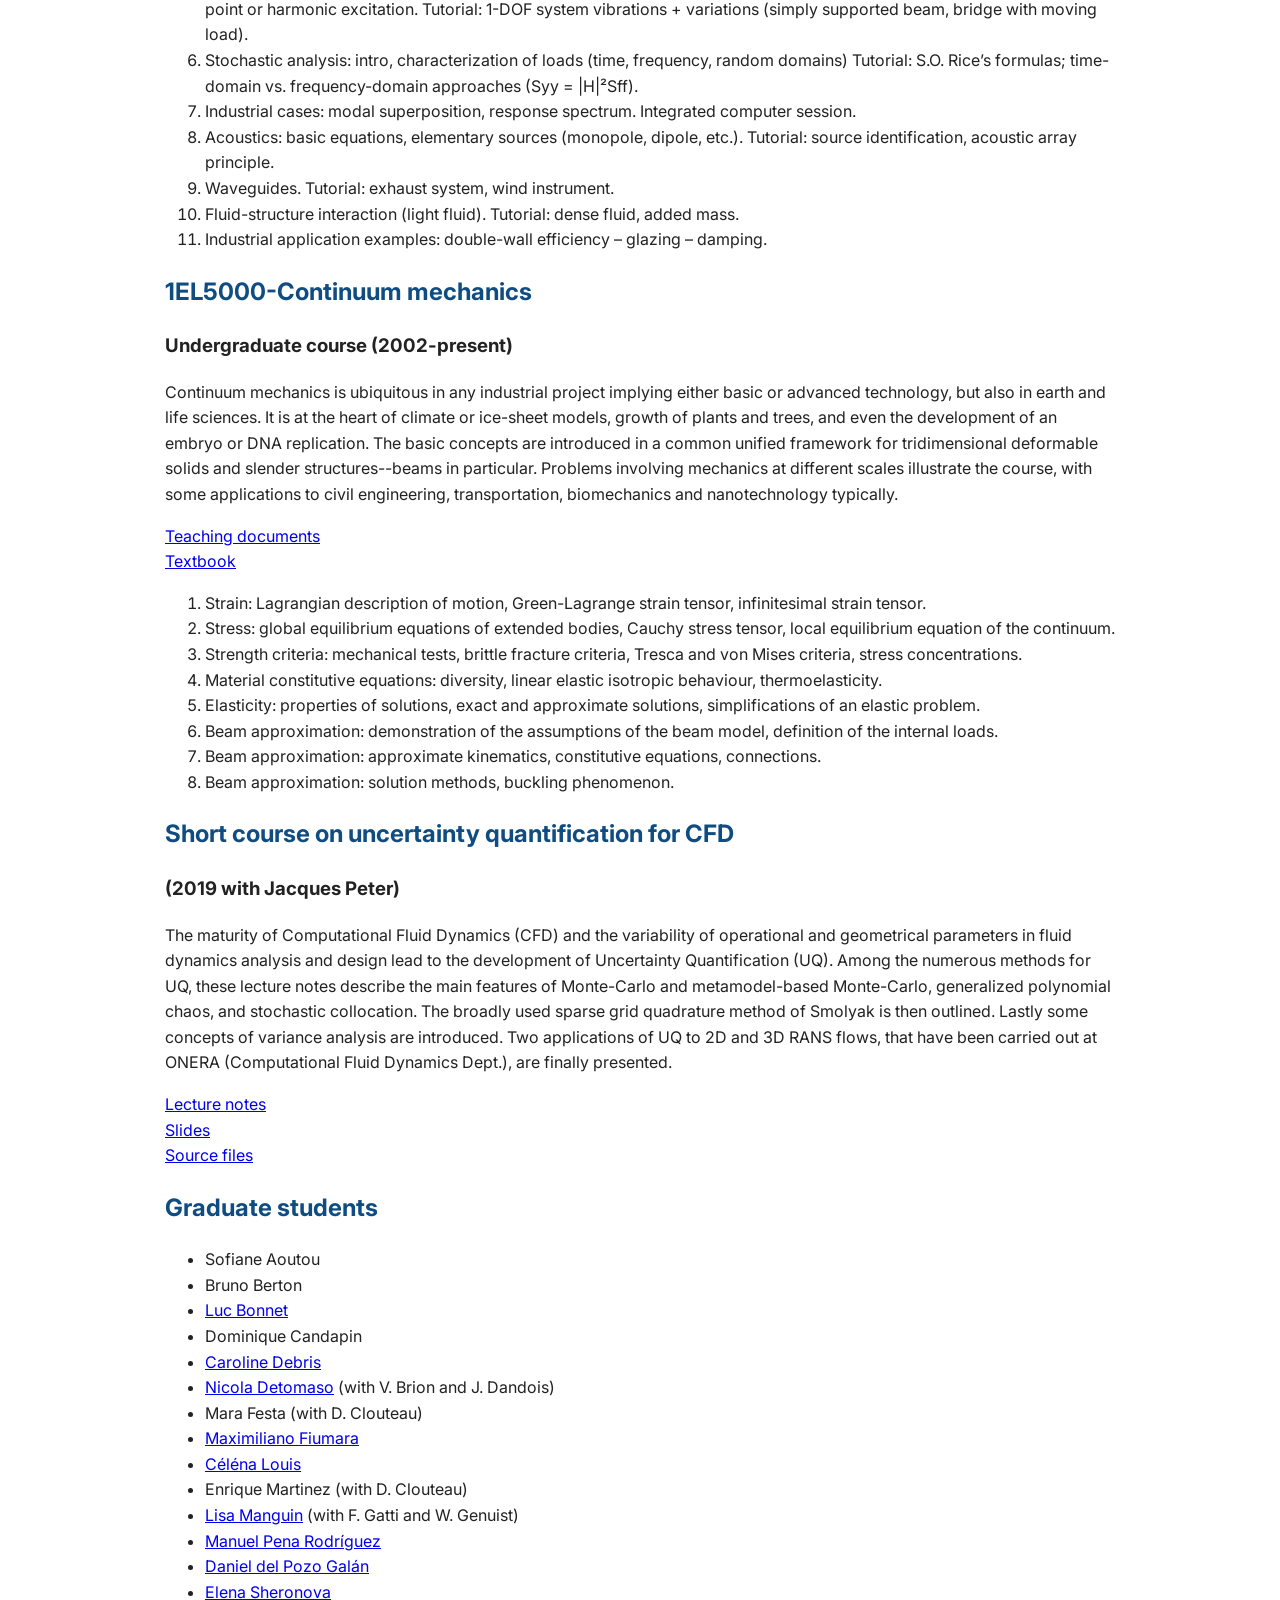
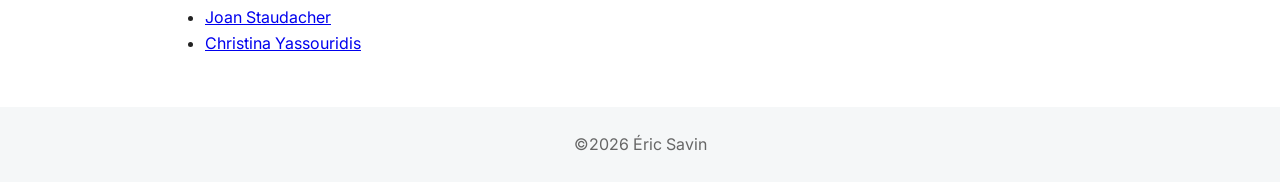
<file: teaching.html>
<!DOCTYPE html>
<html lang="en">

<head>

<meta charset="UTF-8">
<meta name="viewport" content="width=device-width, initial-scale=1">

<title>Teaching | Eric Savin</title>

<link rel="preconnect" href="https://fonts.googleapis.com">
<link rel="preconnect" href="https://fonts.gstatic.com" crossorigin>

<link href="https://fonts.googleapis.com/css2?family=Inter:wght@300;400;500;600;700&display=swap" rel="stylesheet">

<style>
 h2{
    margin-bottom:20px;
    color:#0f4c81;
   } 
</style>

<link rel="stylesheet" href="assets/css/style.css">

</head>

<body>

<header>

<div class="container">

<h1>Teaching</h1>

<p class="subtitle">
Courses, lecture notes, supervision and educational activities.
</p>

<nav>

<a href="index.html">Home</a>
<a href="publications1.html">Publications</a>
<a href="projects.html">Research</a>

</nav>

</div>

</header>

<div class="container">

<h2>MG3416-Advanced structural dynamics and acoustics</h2>

<h3>Graduate course <a href="https://www.universite-paris-saclay.fr/formation/master/mecanique/m2-modelisation-et-simulation-en-mecanique-des-structures-et-systemes-couples"
target="_blank"> master (MS)2SC</a> (2002-2026)</h3>

<p>
Vibrations of complex industrial structures at low frequencies are very well represented
by their natural eigenmodes (see courses on vibration, modal analysis for example).
This representation, however, is no longer at all suitable at high frequencies,
for which structures exhibit a radically different behavior.
These aspects are of great practical importance, particularly for everything
that concerns the internal and/or external acoustics of transport vehicles: automobiles,
railways, aircraft, spacecraft, etc. Statistical Energy Analysis (SEA)
is the most advanced method for dealing with such problems so far,
although it is based on a series of relatively restrictive assumptions.
The objectives of this course are twofold: on the one hand the main developments
leading to the SEA formulation are presented; on the other hand the hypotheses
introduced gradually and which restrict its scope of application, are emphasized.
</p>

<p>
<a href="seaMS2SC.pdf" target="_blank"> Lecture notes</a> (in French)<br>
<a href="syllabus.pdf" target="_blank"> Syllabus</a><br>
<a href="https://github.com/ericsavin/Advanced_Structural_Acoustics" target="_blank"> Source files</a><br>
</p>

<ol>
<li><a href="assets/teaching/VHF/lecture1A.pdf" target="_blank"> Lecture #1 part A</a>: introduction to second-order
stochastic processes.<br>
<a href="assets/teaching/VHF/lecture1B.pdf" target="_blank"> Lecture #1 part B</a>: energetics of the single-dof oscillator.</li>
<li><a href="assets/teaching/VHF/lecture2.pdf" target="_blank"> Lecture #2</a>: elementary coupled problems.</li>
<li><a href="assets/teaching/VHF/Class1-2526.pdf" target="_blank"> Class #1</a>.</li> 
<li><a href="assets/teaching/VHF/lecture4.pdf" target="_blank"> Lecture #4</a>: energetics of continuous system vibrations.</li>
<li><a href="assets/teaching/VHF/lecture5.pdf" target="_blank"> Lecture #5</a>: energetics of coupled system vibrations;
 structural-acoustics bases, inertial and radiation effects.</li>
<li><a href="assets/teaching/VHF/Class2-2526.pdf" target="_blank"> Class #2</a>.</li>
<li><a href="assets/teaching/VHF/lecture7.pdf" target="_blank"> Lecture #7</a>: structural-acoustics (cont’d):
infinite and finite plates coupled to the air or water.</li>
<li><a href="assets/teaching/VHF/lecture8.pdf" target="_blank"> Lecture #8</a>: SEA formulation, hypotheses,
shortcomings, parameters. Industrial applications.</li>
<li><a href="assets/teaching/VHF/Class3-2526.pdf" target="_blank"> Class #3</a>
(<a href="assets/teaching/VHF/SlidesClass3-2526.pdf" target="_blank">slides</a>).</li>
<li><a href="assets/teaching/VHF/lecture10.pdf" target="_blank"> Lecture #10</a>: external Neumann problem
for the Helmholtz equation.</li>
</ol>

<h2>MG3401-Computational stochastic mechanics</h2>

<h3>Graduate course master DSMSC (2011-2014 with Didier Clouteau)</h3>

<ol>
<li>Lecture #1: basics on probability theory.</li>
<li>Lecture #2: probability laws for physical parameters. Invariance and maximum entropy principle.</li>
<li>Lecture #3: stochastic finite element methods. Random fields.</li>
<li>Lecture #4: response to stationary random loads. Linear filtering of random processes.</li>
<li><a href="assets/teaching/DynSto/lecture5-2022.pdf" target="_blank"> Lecture #5</a>: Monte-Carlo simulation; sampling and estimation.</li>
<li><a href="assets/teaching/DynSto/lecture6-2020.pdf" target="_blank"> Lecture #6</a>: diffusion processes and Fokker-Planck equation.</li>
</ol>

<h2>MG1300-Structural dynamics and acoustics</h2>

<h3>Undergraduate course (2008-2015 with Didier Clouteau, Régis Cottereau, and Pierre-Étienne Gautier)</h3>

<p>
Mechanical dynamic phenomena play an essential part in many engineering fields: geophysics,
underwater acoustics, bridge resistance to wind and swell, stability and comfort of aeronautical
and terrestrial vehicles, rotating machinery, non destructive control, ultrasound scan, actuators...
The aim of this course is to provide students with knowledge and essential methods for the analysis
and quantification of these phenomena in structural dynamics and acoustics. <br>
</p>

<ol>
<li>Review + Concepts of geometric stiffness. Tutorial: vibrating string.</li>
<li>Principle of Virtual Work (PVW) – Ritz method – mass and stiffness operators.
Tutorial: application of PVW to rigid bodies.</li>
<li>3D Finite Elements for dynamic problems – mass and stiffness matrices.
Tutorial: simplified FE model of a dam.</li>
<li>Review of beams/bars – PVW – waves vs. modes. Tutorial: time-domain approaches.</li>
<li>Natural modes and FE approximation, generalization to general elastic solids,
  frequency response function: response to point or harmonic excitation.
Tutorial: 1-DOF system vibrations + variations (simply supported beam, bridge with moving load).</li>
<li>Stochastic analysis: intro, characterization of loads (time, frequency, random domains)
Tutorial: S.O. Rice’s formulas; time-domain vs. frequency-domain approaches (Syy = |H|²Sff).</li>
<li>Industrial cases: modal superposition, response spectrum.
Integrated computer session.</li>
<li>Acoustics: basic equations, elementary sources (monopole, dipole, etc.).
Tutorial: source identification, acoustic array principle.</li>
<li>Waveguides. Tutorial: exhaust system, wind instrument.</li>
<li>Fluid-structure interaction (light fluid). Tutorial: dense fluid, added mass.</li>
<li>Industrial application examples: double-wall efficiency – glazing – damping.</li>
</ol>

<h2>1EL5000-Continuum mechanics</h2>

<h3>Undergraduate course (2002-present)</h3>

<p>
Continuum mechanics is ubiquitous in any industrial project implying either basic or advanced technology,
but also in earth and life sciences. It is at the heart of climate or ice-sheet models, growth of plants and trees,
and even the development of an embryo or DNA replication. The basic concepts are introduced in a common unified
framework for tridimensional deformable solids and slender structures--beams in particular. Problems involving
mechanics at different scales illustrate the course, with some applications to civil engineering, transportation,
biomechanics and nanotechnology typically.
</p>

<p>
<a href="https://github.com/ericsavin/Continuum_Mechanics" target="_blank"> Teaching documents</a><br>
<a href="https://www.dunod.com/sciences-techniques/mecanique-pour-ingenieur-milieux-continus-solides-et-fluides-systemes-multicorps" target="_blank"> Textbook</a><br>
</p>

<ol>
<li>Strain: Lagrangian description of motion, Green-Lagrange strain tensor, infinitesimal strain tensor.</li>
<li>Stress: global equilibrium equations of extended bodies, Cauchy stress tensor, local equilibrium equation of the continuum.</li>
<li>Strength criteria: mechanical tests, brittle fracture criteria, Tresca and von Mises criteria, stress concentrations.</li>
<li>Material constitutive equations: diversity, linear elastic isotropic behaviour, thermoelasticity.</li>
<li>Elasticity: properties of solutions, exact and approximate solutions, simplifications of an elastic problem.</li>
<li>Beam approximation: demonstration of the assumptions of the beam model, definition of the internal loads.</li>
<li>Beam approximation: approximate kinematics, constitutive equations, connections.</li>
<li>Beam approximation: solution methods, buckling phenomenon.</li>
</ol>


<h2>Short course on uncertainty quantification for CFD</h2>

<h3>(2019 with Jacques Peter)</h3>

<p>
The maturity of Computational Fluid Dynamics (CFD)
and the variability of operational and geometrical parameters in fluid dynamics analysis and design
lead to the development of Uncertainty Quantification (UQ). Among the numerous methods for UQ,
these lecture notes describe the main features of Monte-Carlo and metamodel-based Monte-Carlo,
generalized polynomial chaos, and stochastic collocation. The broadly used sparse grid quadrature
method of Smolyak is then outlined. Lastly some concepts of variance analysis are introduced.
Two applications of UQ to 2D and 3D RANS flows, that have been carried out at ONERA
(Computational Fluid Dynamics Dept.), are finally presented.
</p>

<p>
<a href="assets/teaching/SAE/EUROSAE2019-LectureNotes.pdf" target="_blank"> Lecture notes</a><br>
<a href="EUROSAE-oct2019.pdf" target="_blank"> Slides</a><br>
<a href="https://github.com/ericsavin/UQ_in_CFD_Short_Course" target="_blank"> Source files</a><br>
</p>
 
</div>

<div class="container">

<h2>Graduate students</h2>
 
<ul>
<li>Sofiane Aoutou</li>
<li>Bruno Berton</li>
<li><a href="https://www.linkedin.com/in/luc-bonnet-0065bb87/" target="_blank"> Luc Bonnet</a></li>
<li>Dominique Candapin</li>
<li><a href="https://www.linkedin.com/in/caroline-debris-417ba5230/" target="_blank"> Caroline Debris</a></li>
<li><a href="https://www.linkedin.com/in/nicola-detomaso-214315185/" target="_blank"> Nicola Detomaso</a> (with V. Brion and J. Dandois)</li>
<li>Mara Festa (with D. Clouteau)</li>
<li><a href="https://www.linkedin.com/in/maximiliano-fiumara-a4787a60/" target="_blank"> Maximiliano Fiumara</a></li>
<li><a href="https://www.linkedin.com/in/céléna-louis-a9a9751b5/" target="_blank"> Céléna Louis</a></li>
<li>Enrique Martinez (with D. Clouteau)</li>
<li><a href="https://www.linkedin.com/in/lisa-manguin-600ba5250/" target="_blank"> Lisa Manguin</a> (with F. Gatti and W. Genuist)</li>
<li><a href="https://www.linkedin.com/in/manuel-pena-rodríguez-5067326a/" target="_blank"> Manuel Pena Rodríguez</a></li>
<li><a href="https://www.linkedin.com/in/daniel-del-pozo-galan/" target="_blank"> Daniel del Pozo Galán</a></li>
<li><a href="https://www.linkedin.com/in/elena-sheronova-685a535b/" target="_blank"> Elena Sheronova</a></li>
<li><a href="https://www.linkedin.com/in/joan-staudacher-4905355/" target="_blank"> Joan Staudacher</a></li>
<li><a href="https://www.linkedin.com/in/christina-yassouridis-5b34322a/" target="_blank"> Christina Yassouridis</a></li>
</ul>

</div>

<footer>

©2026 Éric Savin

</footer>

</body>

</html>
</file>
<file: assets/css/style.css>
/*
 * Academic personal website style
 * Eric Savin
 */


:root {

    --main-color: #003b5c;
    --secondary-color: #0077a8;
    --text-color: #222;
    --light-gray: #f5f7f8;
    --border-color: #dddddd;

}



* {

    box-sizing: border-box;

}



body {

    margin: 0;

    font-family:
        "Inter",
        "Helvetica Neue",
        Arial,
        sans-serif;

    color: var(--text-color);

    line-height: 1.6;

    background: white;

}





.container {

    max-width: 1000px;

    margin: auto;

    padding:
        0 25px;

}






header {

    background:
        var(--light-gray);

    border-bottom:
        1px solid var(--border-color);

    padding:
        45px 0 35px;

}



header h1 {

    margin: 0;

    color:
        var(--main-color);

    font-size:
        2.0rem;

    font-weight:
        600;

}



.subtitle {

    margin-top:
        10px;

    color:
        #555;

    font-size:
        1.1rem;

}





nav {

    margin-top:
        25px;

}



nav a {

    margin-right:
        25px;

    color:
        var(--main-color);

    text-decoration:
        none;

    font-weight:
        500;

}



nav a:hover {

    color:
        var(--secondary-color);

}







main {

    padding:
        40px 0;

}






.toolbar {

    display:
        flex;

    gap:
        15px;

    margin-bottom:
        35px;

}



.toolbar input,
.toolbar select {


    padding:
        10px 14px;


    border:
        1px solid var(--border-color);


    border-radius:
        5px;


    font-size:
        1rem;


}



.toolbar input {

    flex:
        1;

}






.publication {

    padding:
        25px 0;

    border-bottom:
        1px solid var(--border-color);

}





.publication-title {

    margin:
        0 0 0px;


    font-size:
        1.00rem;


    font-weight:
        600;


    color:
        var(--main-color);

}



.authors {

    margin-bottom:
        0px;

}



.authors strong {

    font-weight:
        700;

}





.metadata {

    font-style:
        italic;

    color:
        #555;

    margin-bottom:
        12px;

}





.links a {

    display:
        inline-block;


    margin-right:
        10px;


    margin-top:
        5px;


    padding:
        3px 10px;


    border:
        1px solid var(--secondary-color);


    border-radius:
        12px;


    font-size:
        0.85rem;


    text-decoration:
        none;


    color:
        var(--secondary-color);

}



.links a:hover {

    background:
        var(--secondary-color);


    color:
        white;

}






footer {

    margin-top:
        50px;

    padding:
        25px;

    text-align:
        center;

    background:
        var(--light-gray);

    color:
        #666;

}







/*
 * Mobile display
 */

@media(max-width:700px) {


    header h1 {

        font-size:
            2rem;

    }



    .toolbar {

        flex-direction:
            column;

    }



    nav a {

        display:
            block;

        margin-bottom:
            10px;

    }



}

.profile {

    display: flex;
    align-items: center;
    gap: 30px;

}


.portrait {

    width: 140px;
    height: auto;

    object-fit: cover;

/*
 * border-radius: 50%;
 */

    border: 2px solid #ddd;

}


.profile-text {

    flex: 1;

}


@media(max-width:700px) {

    .portrait {

        width: 140px;
        height: auto;

    }

    .profile {

        flex-direction: column;
        text-align: center;

    }

}
</file>
